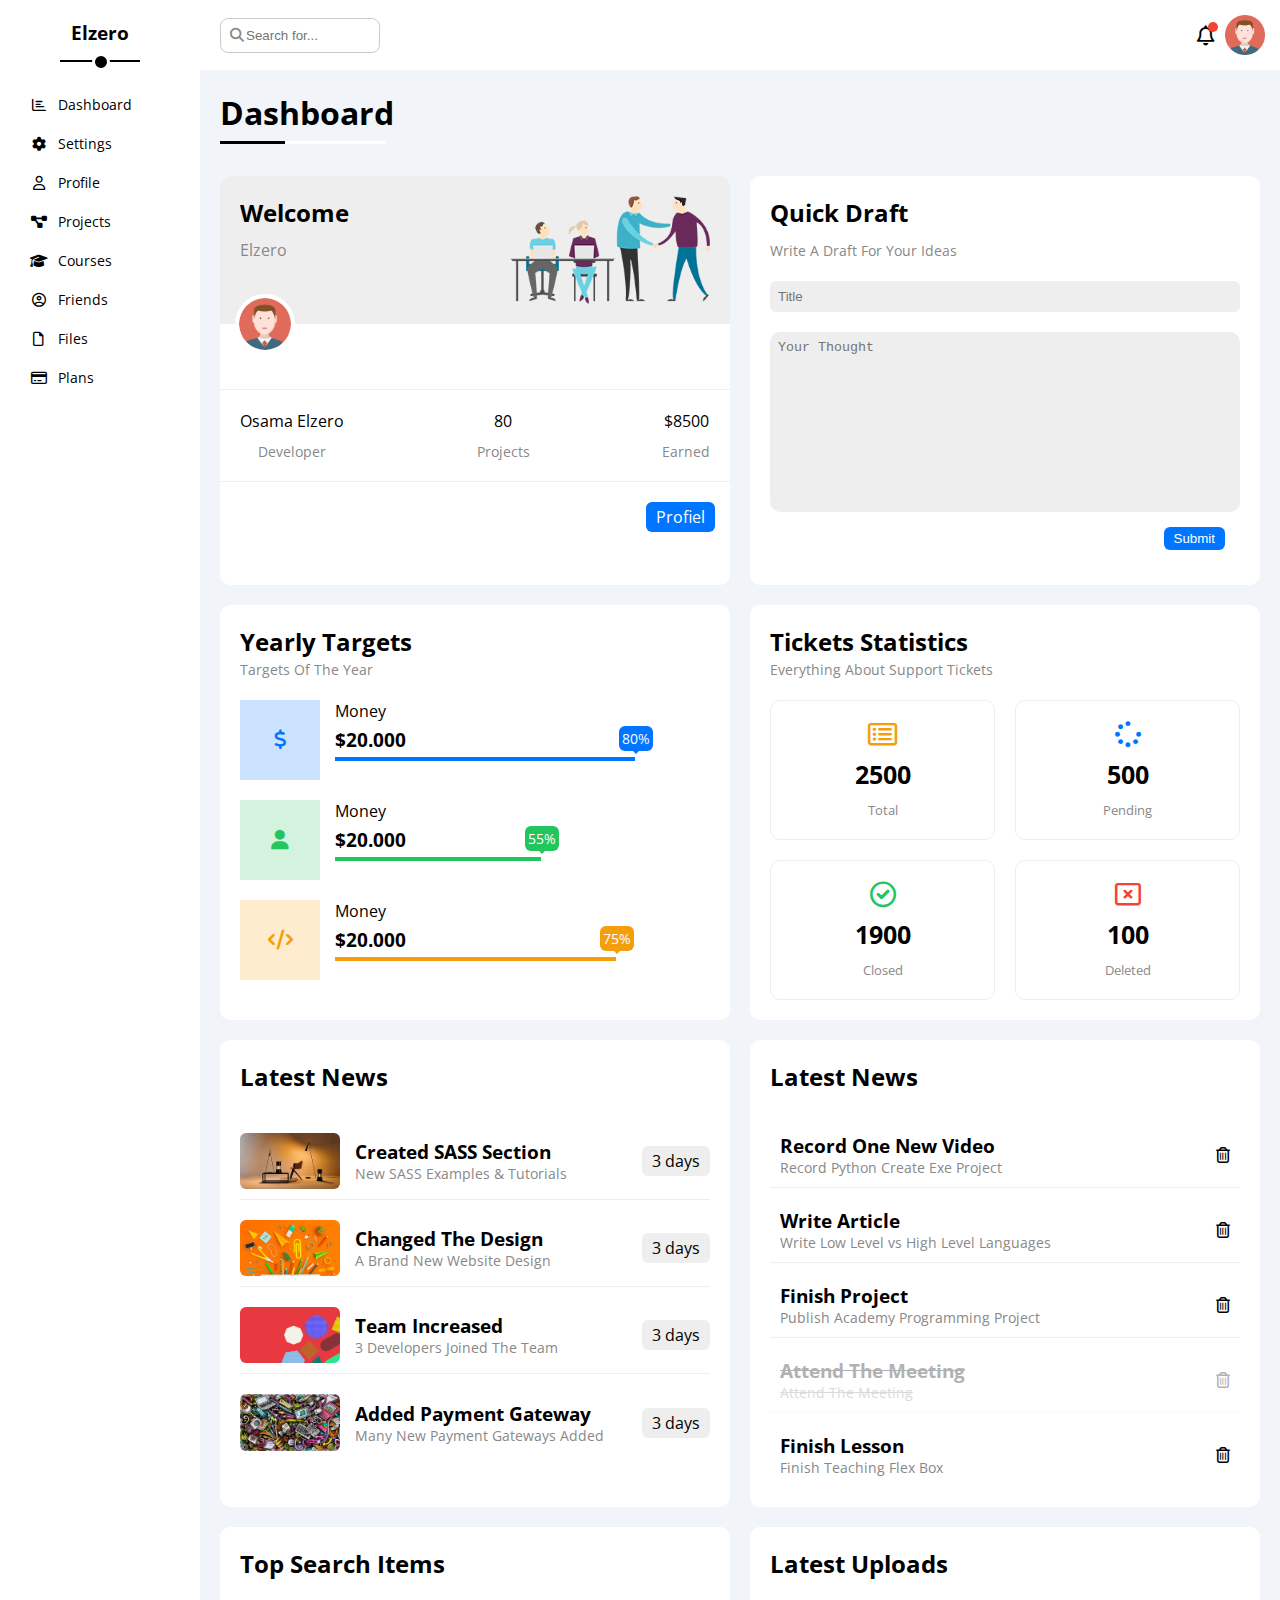
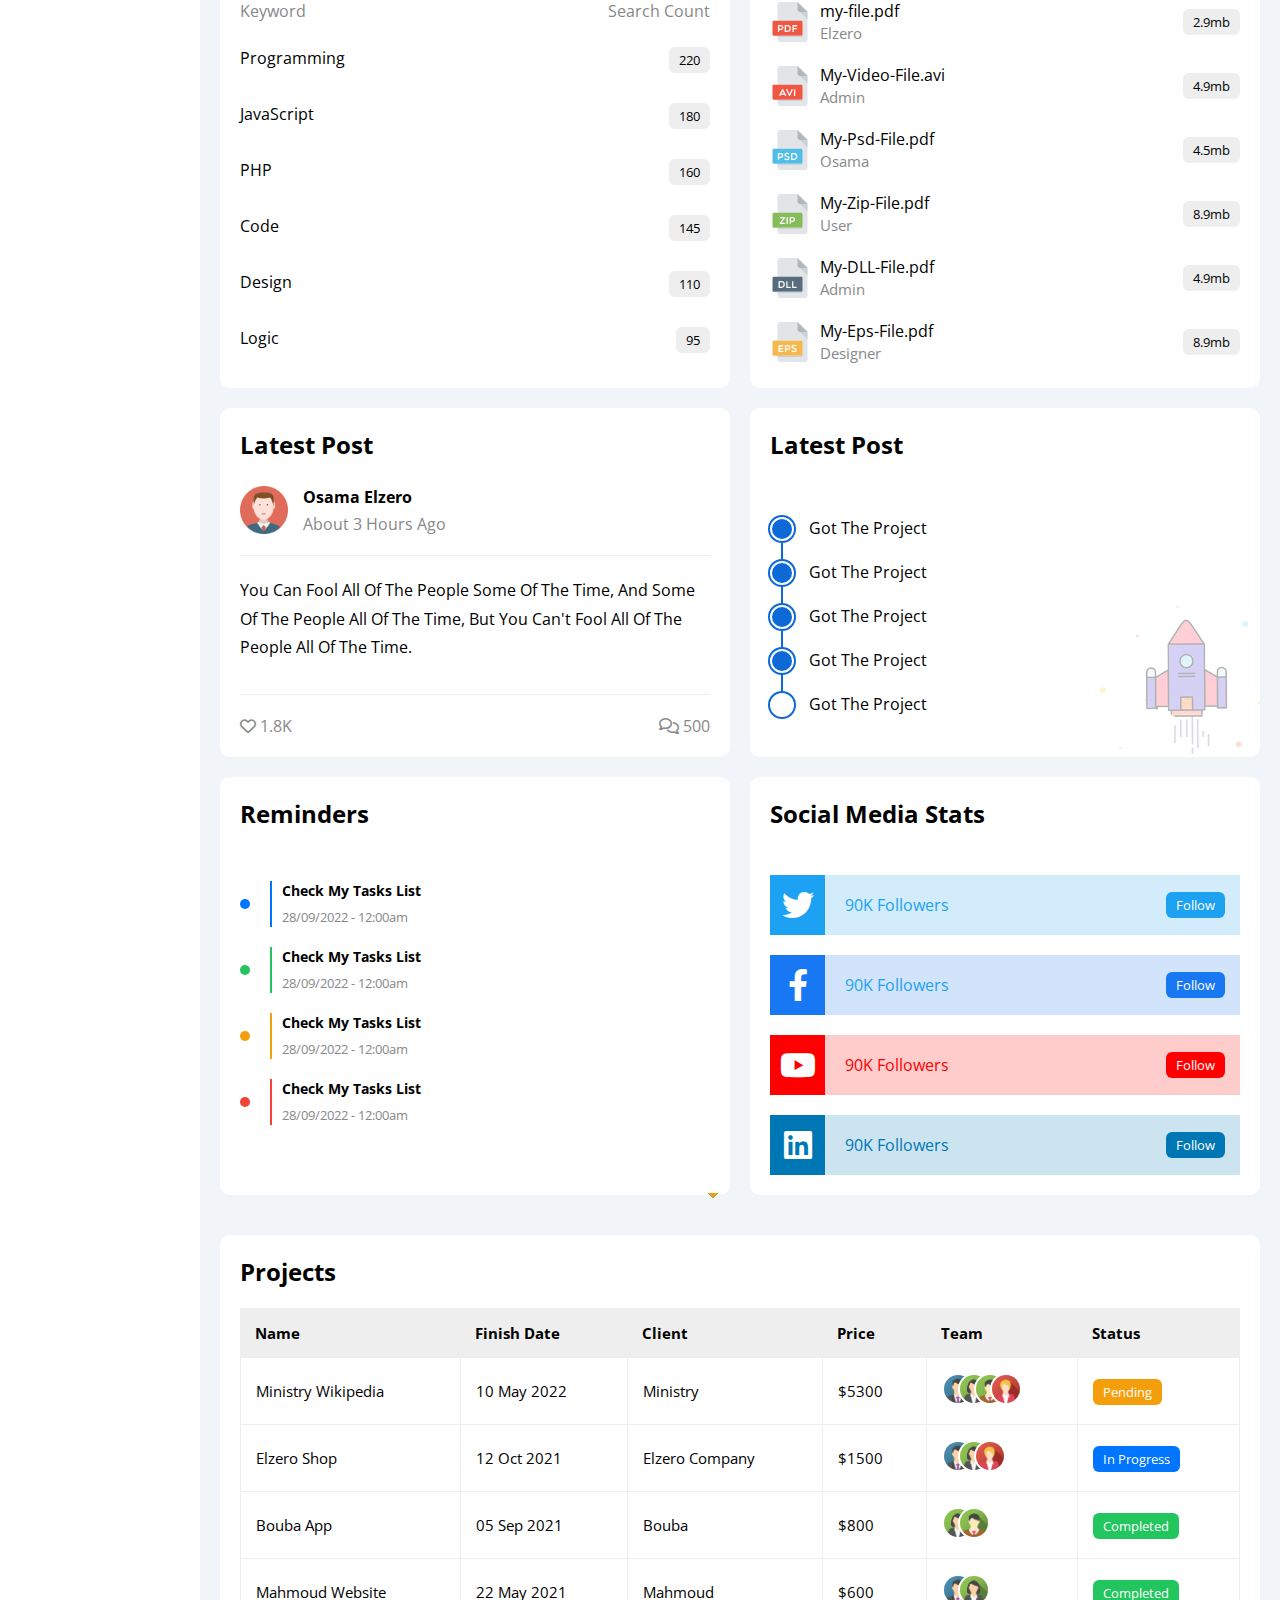
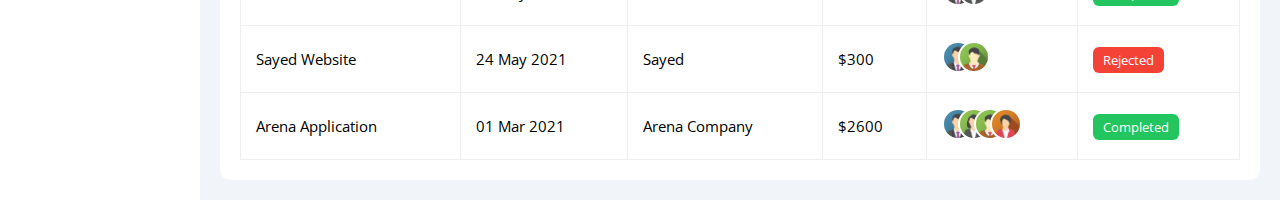
<file: index.html>
<!DOCTYPE html>
<html lang="en">

<head>
  <meta charset="UTF-8" />
  <meta http-equiv="X-UA-Compatible" content="IE=edge" />
  <meta name="viewport" content="width=device-width, initial-scale=1.0" />
  <title>Dashboard</title>
  <link rel="stylesheet" href="css/all.min.css" />
  <link rel="stylesheet" href="css/framework.css" />
  <link rel="stylesheet" href="css/master.css" />
  <link rel="preconnect" href="https://fonts.googleapis.com" />
  <link rel="preconnect" href="https://fonts.gstatic.com" crossorigin />
  <link href="https://fonts.googleapis.com/css2?family=Open+Sans:wght@300;500&display=swap" rel="stylesheet" />
</head>

<body>
  <div class="page d-flex">
    <div class="sidebar g-white p-20">
      <h3 class="title txt-c p-relative mt-0">Elzero</h3>
      <ul class="links d-flex gap-15">
        <li><a class="d-flex  p-10" href="index.html"><i class="fa-regular fa-chart-bar fa-fw"></i>
            <span>Dashboard</span></a></li>
        <li><a class="d-flex p-10" href="settings.html"> <i class="fa-solid fa-gear fa-fw"></i>
            <span>Settings</span>
          </a></li>
        <li><a class="d-flex  p-10" href="profile.html"> <i class="fa-regular fa-user fa-fw"></i>
            <span>Profile</span></a></li>
        <li><a class="d-flex  p-10" href="projects.html"> <i class="fa-solid fa-diagram-project fa-fw"></i>
            <span>Projects</span></a></li>
        <li><a class="d-flex  p-10" href="courses.html"><i class="fa-solid fa-graduation-cap fa-fw"></i>
            <span>Courses</span></a></li>
        <li><a class="d-flex  p-10" href="friends.html"> <i class="fa-regular fa-circle-user fa-fw"></i>
            <span>Friends</span></a></li>
        <li><a class="d-flex  p-10" href="files.html"><i class="fa-regular fa-file fa-fw"></i>
            <span>Files</span></a></li>
        <li><a class="d-flex  p-10" href="plans.html"><i class="fa-regular fa-credit-card fa-fw"></i>
            <span>Plans</span></a></li>
      </ul>
    </div>
    <div class="content w-full">
      <!-- Start Head -->
      <div class="head">
        <div class="search-area p-relative ">
          <input type="text" name="search" placeholder="Search for..." />
        </div>
        <div class="icons d-flex align-center">
          <span class="notification p-relative">
            <i class="fa-regular fa-bell fa-lg"></i>
          </span>
          <img src="imgs/avatar.png" alt="" />
        </div>
      </div>
      <!-- End head -->
      <!-- start dashbord -->
      <h1 class="dashbord p-relative">Dashboard</h1>
      <!-- start dashbord -->
      <!-- start wrraper -->
      <div class="warraper d-grid p-20 ">
        <div class="welcome bg-white rad-10">
          <div class="top-half d-flex space-between bg-eee">
            <div>
              <h2>Welcome</h2>
              <span class="c-grey">Elzero</span>
            </div>
            <img class="hide-mobile" src="imgs/welcome.png" alt="">
          </div>
          <img src="imgs/avatar.png" alt="" class="avatar">
          <div class="body d-flex space-between p-20 txt-c mb-20">
            <div>Osama Elzero <span class="d-block c-grey fs-14 mt-10">Developer</span></div>
            <div>80 <span class="d-block c-grey fs-14 mt-10">Projects</span></div>
            <div>$8500 <span class="d-block c-grey fs-14 mt-10">Earned</span></div>
          </div>
          <a class="c-white btn-shape" href="#">Profiel</a>
        </div>
        <!-- end wrraper -->
        <!-- start quick-draft -->
        <div class="quick-draft bg-white rad-10 p-20">
          <div class="mb-20">
            <h2>Quick Draft</h2>
            <span class="c-grey fs-14">Write A Draft For Your Ideas</span>
          </div>
          <form>
            <input type="text" class="w-full bg-eee rad-6 mb-20" placeholder="Title">
            <textarea placeholder="Your Thought" class="bg-eee w-full rad-10"></textarea>
            <input type="submit" class="btn-shape d-block c-white">
          </form>
        </div>
        <!-- end quick draft -->
        <!-- start targets -->
        <div class="targets bg-white rad-10 p-20">
          <div class="mb-20">
            <h2>Yearly Targets</h2>
            <span class="c-grey fs-14">Targets Of The Year</span>
          </div>
          <div class="target-row d-flex mb-20">
            <div class="target-icon icon-blue center-flex">
              <i class="fa-solid fa-dollar-sign fa-lg c-blue"></i>
            </div>
            <div class="target-info d-flex">
              <span class="c-gray">Money</span>
              <h3>$20.000</h3>
              <div class="progress p-relative w-full">
                <span class="bg-blue blue" style="width: 80%">
                  <span class="bg-blue rad-6 c-white fs-14">80%</span>
                </span>
              </div>
            </div>
          </div>
          <div class="target-row d-flex mb-20">
            <div class="target-icon icon-green center-flex">
              <i class="fa-solid fa-user fa-lg c-green"></i>
            </div>
            <div class="target-info d-flex">
              <span class="c-gray">Money</span>
              <h3>$20.000</h3>
              <div class="progress p-relative w-full">
                <span class="bg-green green" style="width: 55%">
                  <span class="bg-green rad-6 c-white fs-14">55%</span>
                </span>
              </div>
            </div>
          </div>
          <div class="target-row d-flex mb-20">
            <div class="target-icon  icon-orange center-flex">
              <i class="fa-solid fa-code fa-lg c-orange"></i>
            </div>
            <div class="target-info d-flex">
              <span class="c-gray">Money</span>
              <h3>$20.000</h3>
              <div class="progress p-relative w-full">
                <span class="bg-orange orange" style="width: 75%">
                  <span class="bg-orange rad-6 c-white fs-14">75%</span>
                </span>
              </div>
            </div>
          </div>
        </div>
        <!-- end targets -->
        <!-- start tickets -->
        <div class="Tickets bg-white rad-10 p-20">
          <div class="mb-20">
            <h2>Tickets Statistics</h2>
            <span class="c-grey fs-14">Everything About Support Tickets</span>
          </div>
          <div class="tickets-container d-flex">
            <div class="ticket d-flex rad-10 p-20 fs-13 c-grey">
              <i class="fa-regular fa-rectangle-list fa-2x mb-10 c-orange"></i>
              <h2 class="fw-bold mb-10 c-black fs-25">2500</h2>
              Total
            </div>
            <div class="ticket d-flex rad-10 p-20 fs-13 c-grey">
              <i class="fa-solid fa-spinner fa-2x mb-10 c-blue"></i>
              <h2 class="fw-bold mb-10 c-black fs-25">500</h2>
              Pending
            </div>
            <div class="ticket d-flex rad-10 p-20 fs-13 c-grey">
              <i class="fa-regular fa-circle-check fa-2x mb-10 c-green"></i>
              <h2 class="fw-bold mb-10 c-black fs-25">1900</h2>
              Closed
            </div>
            <div class="ticket d-flex rad-10 p-20 fs-13 c-grey">
              <i class="fa-regular fa-rectangle-xmark fa-2x mb-10 c-red"></i>
              <h2 class="fw-bold mb-10 c-black fs-25">100</h2>
              Deleted
            </div>
          </div>

        </div>
        <!-- end tickets -->
        <!-- start latest-news -->
        <div class="latest-news bg-white rad-10 p-20 d-flex">
          <div class="mb-20">
            <h2>Latest News</h2>
          </div>
          <div class="new-row d-flex">
            <img src="imgs/news-01.png" alt="">
            <div class="info">
              <h3>Created SASS Section</h3>
              <p class="m-0 fs-14 c-grey">New SASS Examples &amp; Tutorials</p>
            </div>
            <div class="btn-shape bg-eee">3 days</div>
          </div>
          <div class="new-row d-flex">
            <img src="imgs/news-02.png" alt="">
            <div class="info">
              <h3>Changed The Design</h3>
              <p class="m-0 fs-14 c-grey">A Brand New Website Design</p>
            </div>
            <div class="btn-shape  bg-eee">3 days</div>
          </div>
          <div class="new-row d-flex">
            <img src="imgs/news-03.png" alt="">
            <div class="info">
              <h3>Team Increased</h3>
              <p class="m-0 fs-14 c-grey">3 Developers Joined The Team</p>
            </div>
            <div class="btn-shape  bg-eee">3 days</div>
          </div>
          <div class="new-row d-flex">
            <img src="imgs/news-04.png" alt="">
            <div class="info">
              <h3>Added Payment Gateway</h3>
              <p class="m-0 fs-14 c-grey">Many New Payment Gateways Added</p>
            </div>
            <div class="btn-shape  bg-eee">3 days</div>
          </div>
        </div>
        <!-- end latest-news -->
        <!-- start latest-tasks -->
        <div class="latest-tasks bg-white rad-10 p-20 d-flex">
          <div class="mb-20">
            <h2>Latest News</h2>
          </div>
          <div class="task d-flex">
            <div class="info">
              <h3>Record One New Video</h3>
              <p class="m-0 fs-14 c-grey">Record Python Create Exe Project</p>
            </div>
            <i class="fa-regular fa-trash-can delete"></i>
          </div>
          <div class="task d-flex">
            
            <div class="info">
              <h3>Write Article</h3>
              <p class="m-0 fs-14 c-grey">Write Low Level vs High Level Languages</p>
            </div>
            <i class="fa-regular fa-trash-can delete"></i>
          </div>
          <div class="task d-flex">
            
            <div class="info">
              <h3>Finish Project</h3>
              <p class="m-0 fs-14 c-grey">Publish Academy Programming Project</p>
            </div>
            <i class="fa-regular fa-trash-can delete"></i>
          </div>
          <div class="task d-flex done">
            
            <div class="info">
              <h3>Attend The Meeting</h3>
              <p class="m-0 fs-14 c-grey">Attend The Meeting</p>
            </div>
            <i class="fa-regular fa-trash-can delete"></i>
          </div>
          <div class="task d-flex">
            
            <div class="info">
              <h3>Finish Lesson</h3>
              <p class="m-0 fs-14 c-grey">Finish Teaching Flex Box</p>
            </div>
            <i class="fa-regular fa-trash-can delete"></i>
          </div>
        </div>
        <!-- end latest-tasks -->
        <!-- start search-items -->
        <div class="search-items p-20 bg-white rad-10">
          <h2 class="mt-0 mb-20">Top Search Items</h2>
          <div class="items-head d-flex space-between c-grey mb-10">
            <div>Keyword</div>
            <div>Search Count</div>
          </div>
          <div class="items d-flex space-between pt-15 pb-15">
            <span>Programming</span>
            <span class="bg-eee fs-13 btn-shape">220</span>
          </div>
          <div class="items d-flex space-between pt-15 pb-15">
            <span>JavaScript</span>
            <span class="bg-eee btn-shape fs-13">180</span>
          </div>
          <div class="items d-flex space-between pt-15 pb-15">
            <span>PHP</span>
            <span class="bg-eee btn-shape fs-13">160</span>
          </div>
          <div class="items d-flex space-between pt-15 pb-15">
            <span>Code</span>
            <span class="bg-eee btn-shape fs-13">145</span>
          </div>
          <div class="items d-flex space-between pt-15 pb-15">
            <span>Design</span>
            <span class="bg-eee btn-shape fs-13">110</span>
          </div>
          <div class="items d-flex space-between pt-15 pb-15">
            <span>Logic</span>
            <span class="bg-eee btn-shape fs-13">95</span>
          </div>
        </div>
        <!-- start search-items -->
        <div class="latest-uploads p-20 bg-white rad-10">
          <h2 class="mt-0 mb-20">Latest Uploads</h2>
          <ul class="m-0">
            <li class="between-flex pb-10 mb-10">
              <div class="d-flex align-center">
                <img class="mr-10" src="imgs/pdf.svg" alt="">
                <div>
                  <span class="d-block">my-file.pdf</span>
                  <span class="fs-15 c-grey">Elzero</span>
                </div>
              </div>
              <div class="bg-eee btn-shape fs-13">2.9mb</div>
            </li>
            <li class="between-flex pb-10 mb-10">
              <div class="d-flex align-center">
                <img class="mr-10" src="imgs/avi.svg" alt="">
                <div>
                  <span class="d-block">My-Video-File.avi</span>
                  <span class="fs-15 c-grey">Admin</span>
                </div>
              </div>
              <div class="bg-eee btn-shape fs-13">4.9mb</div>
            </li>
            <li class="between-flex pb-10 mb-10">
              <div class="d-flex align-center">
                <img class="mr-10" src="imgs/psd.svg" alt="">
                <div>
                  <span class="d-block">My-Psd-File.pdf</span>
                  <span class="fs-15 c-grey">Osama</span>
                </div>
              </div>
              <div class="bg-eee btn-shape fs-13">4.5mb</div>
            </li>
            <li class="between-flex pb-10 mb-10">
              <div class="d-flex align-center">
                <img class="mr-10" src="imgs/zip.svg" alt="">
                <div>
                  <span class="d-block">My-Zip-File.pdf</span>
                  <span class="fs-15 c-grey">User</span>
                </div>
              </div>
              <div class="bg-eee btn-shape fs-13">8.9mb</div>
            </li>
            <li class="between-flex pb-10 mb-10">
              <div class="d-flex align-center">
                <img class="mr-10" src="imgs/dll.svg" alt="">
                <div>
                  <span class="d-block">My-DLL-File.pdf</span>
                  <span class="fs-15 c-grey">Admin</span>
                </div>
              </div>
              <div class="bg-eee btn-shape fs-13">4.9mb</div>
            </li>
            <li class="between-flex">
              <div class="d-flex align-center">
                <img class="mr-10" src="imgs/eps.svg" alt="">
                <div>
                  <span class="d-block">My-Eps-File.pdf</span>
                  <span class="fs-15 c-grey">Designer</span>
                </div>
              </div>
              <div class="bg-eee btn-shape fs-13">8.9mb</div>
            </li>
          </ul>
        </div>
        <!-- end search-items -->
        <!-- start latest-post -->
        <div class="latest-post p-20 bg-white rad-10 p-relative">
          <h2 class="mt-0 mb-25">Latest Post</h2>
          <div class="top d-flex align-center">
            <img class="avatar mr-15" src="imgs/avatar.png" alt="">
            <div class="info">
              <span class="d-block mb-5 fw-bold">Osama Elzero</span>
              <span class="c-grey">About 3 Hours Ago</span>
            </div>
          </div>
          <div class="post-content txt-c-mobile pt-20 pb-20 mt-20 mb-20">
            You can fool all of the people some of the time, and some of the people all of the time, but you can't
            fool all of the people all of the time.
          </div>
          <div class="post-stats between-flex c-grey">
            <div>
              <i class="fa-regular fa-heart"></i>
              <span>1.8K</span>
            </div>
            <div>
              <i class="fa-regular fa-comments"></i>
              <span>500</span>
            </div>
          </div>
        </div>
        <!-- end latest-post -->
        <!-- start last project progress -->
        <div class="last-project-progress bg-white rad-10 p-20 d-flex p-relative">
          <h2 class="mt-0 mb-25">Latest Post</h2>
          <ul class="d-flex">
            <li class="done">
              Got The Project
            </li>
            <li class="done">
              Got The Project
            </li>
            <li class="done">
              Got The Project
            </li>
            <li class="current">
              Got The Project
            </li>
            <li class="still">
              Got The Project
            </li>
          </ul>
          <img class="launch-icon hide-mobile" src="imgs/project.png" alt="">
        </div>
        <!-- start last project progress -->
        <div class="reminders bg-white rad-10 p-20 d-flex p-relative">
          <h2 class="mt-0 mb-25">Reminders</h2>
          <ul class="d-flex">
            <li>
              <span class="key bg-blue  rad-half"></span>
              <div class="remind blue">
                <p class="fs-14 fw-bold mt-0 mb-5">Check My Tasks List</p>
                <span class="fs-13 c-grey">28/09/2022 - 12:00am</span>
              </div>
            </li>
            <li>
              <span class="key bg-green  rad-half"></span>
              <div class="remind green">
                <p class="fs-14 fw-bold mt-0 mb-5">Check My Tasks List</p>
                <span class="fs-13 c-grey">28/09/2022 - 12:00am</span>
              </div>
            </li>
            <li>
              <span class="key bg-orange  rad-half"></span>
              <div class="remind orange">
                <p class="fs-14 fw-bold mt-0 mb-5">Check My Tasks List</p>
                <span class="fs-13 c-grey">28/09/2022 - 12:00am</span>
              </div>
            </li>
            <li>
              <span class="key bg-red  rad-half"></span>
              <div class="remind red">
                <p class="fs-14 fw-bold mt-0 mb-5">Check My Tasks List</p>
                <span class="fs-13 c-grey">28/09/2022 - 12:00am</span>
              </div>
            </li>
          </ul>
        </div>
        <!-- end last project progress -->
        <div class="social-media  bg-white rad-10 p-20 d-flex">
          <h2 class="mt-0 mb-25">Social Media Stats</h2>
          <div class="box twitter d-flex">
            <i class="fa-brands fa-twitter fa-2x c-white h-full center-flex"></i>
            <span>90K Followers</span>
            <a class="fs-13 c-white btn-shape" href="#">Follow</a>
          </div>
          <div class="box facebook d-flex">
            <i class="fa-brands fa-facebook-f fa-2x c-white h-full center-flex"></i>
            <span>90K Followers</span>
            <a class="fs-13 c-white btn-shape" href="#">Follow</a>
          </div>
          <div class="box youtube d-flex">
            <i class="fa-brands fa-youtube fa-2x c-white h-full center-flex"></i>
            <span>90K Followers</span>
            <a class="fs-13 c-white btn-shape" href="#">Follow</a>
          </div>
          <div class="box linked d-flex">
            <i class="fa-brands fa-linkedin fa-2x c-white h-full center-flex"></i>
            <span>90K Followers</span>
            <a class="fs-13 c-white btn-shape" href="#">Follow</a>
          </div>
        </div>
        <!-- end socail media  -->
        <!-- end projects -->
      </div>
      <div class="projects p-20 bg-white rad-10 m-20">
        <h2 class="mt-0 mb-20">Projects</h2>
        <div class="responsive-table">
          <table class="fs-15 w-full">
            <thead>
              <tr>
                <td>Name</td>
                <td>Finish Date</td>
                <td>Client</td>
                <td>Price</td>
                <td>Team</td>
                <td>Status</td>
              </tr>
            </thead>
            <tbody>
              <tr>
                <td>Ministry Wikipedia</td>
                <td>10 May 2022</td>
                <td>Ministry</td>
                <td>$5300</td>
                <td>
                  <img src="imgs/team-01.png" alt="">
                  <img src="imgs/team-02.png" alt="">
                  <img src="imgs/team-03.png" alt="">
                  <img src="imgs/team-05.png" alt="">
                </td>
                <td>
                  <span class="label btn-shape bg-orange c-white">Pending</span>
                </td>
              </tr>
              <tr>
                <td>Elzero Shop</td>
                <td>12 Oct 2021</td>
                <td>Elzero Company</td>
                <td>$1500</td>
                <td>
                  <img src="imgs/team-01.png" alt="">
                  <img src="imgs/team-02.png" alt="">
                  <img src="imgs/team-05.png" alt="">
                </td>
                <td><span class="label btn-shape bg-blue c-white">In Progress</span></td>
              </tr>
              <tr>
                <td>Bouba App</td>
                <td>05 Sep 2021</td>
                <td>Bouba</td>
                <td>$800</td>
                <td>
                  <img src="imgs/team-02.png" alt="">
                  <img src="imgs/team-03.png" alt="">
                </td>
                <td><span class="label btn-shape bg-green c-white">Completed</span></td>
              </tr>
              <tr>
                <td>Mahmoud Website</td>
                <td>22 May 2021</td>
                <td>Mahmoud</td>
                <td>$600</td>
                <td>
                  <img src="imgs/team-01.png" alt="">
                  <img src="imgs/team-02.png" alt="">
                </td>
                <td><span class="label btn-shape bg-green c-white">Completed</span></td>
              </tr>
              <tr>
                <td>Sayed Website</td>
                <td>24 May 2021</td>
                <td>Sayed</td>
                <td>$300</td>
                <td>
                  <img src="imgs/team-01.png" alt="">
                  <img src="imgs/team-03.png" alt="">
                </td>
                <td><span class="label btn-shape bg-red c-white">Rejected</span></td>
              </tr>
              <tr>
                <td>Arena Application</td>
                <td>01 Mar 2021</td>
                <td>Arena Company</td>
                <td>$2600</td>
                <td>
                  <img src="imgs/team-01.png" alt="">
                  <img src="imgs/team-02.png" alt="">
                  <img src="imgs/team-03.png" alt="">
                  <img src="imgs/team-04.png" alt="">
                </td>
                <td><span class="label btn-shape bg-green c-white">Completed</span></td>
              </tr>
            </tbody>
          </table>
        </div>
      </div>
    </div>
  </div>
</body>

</html>
</file>
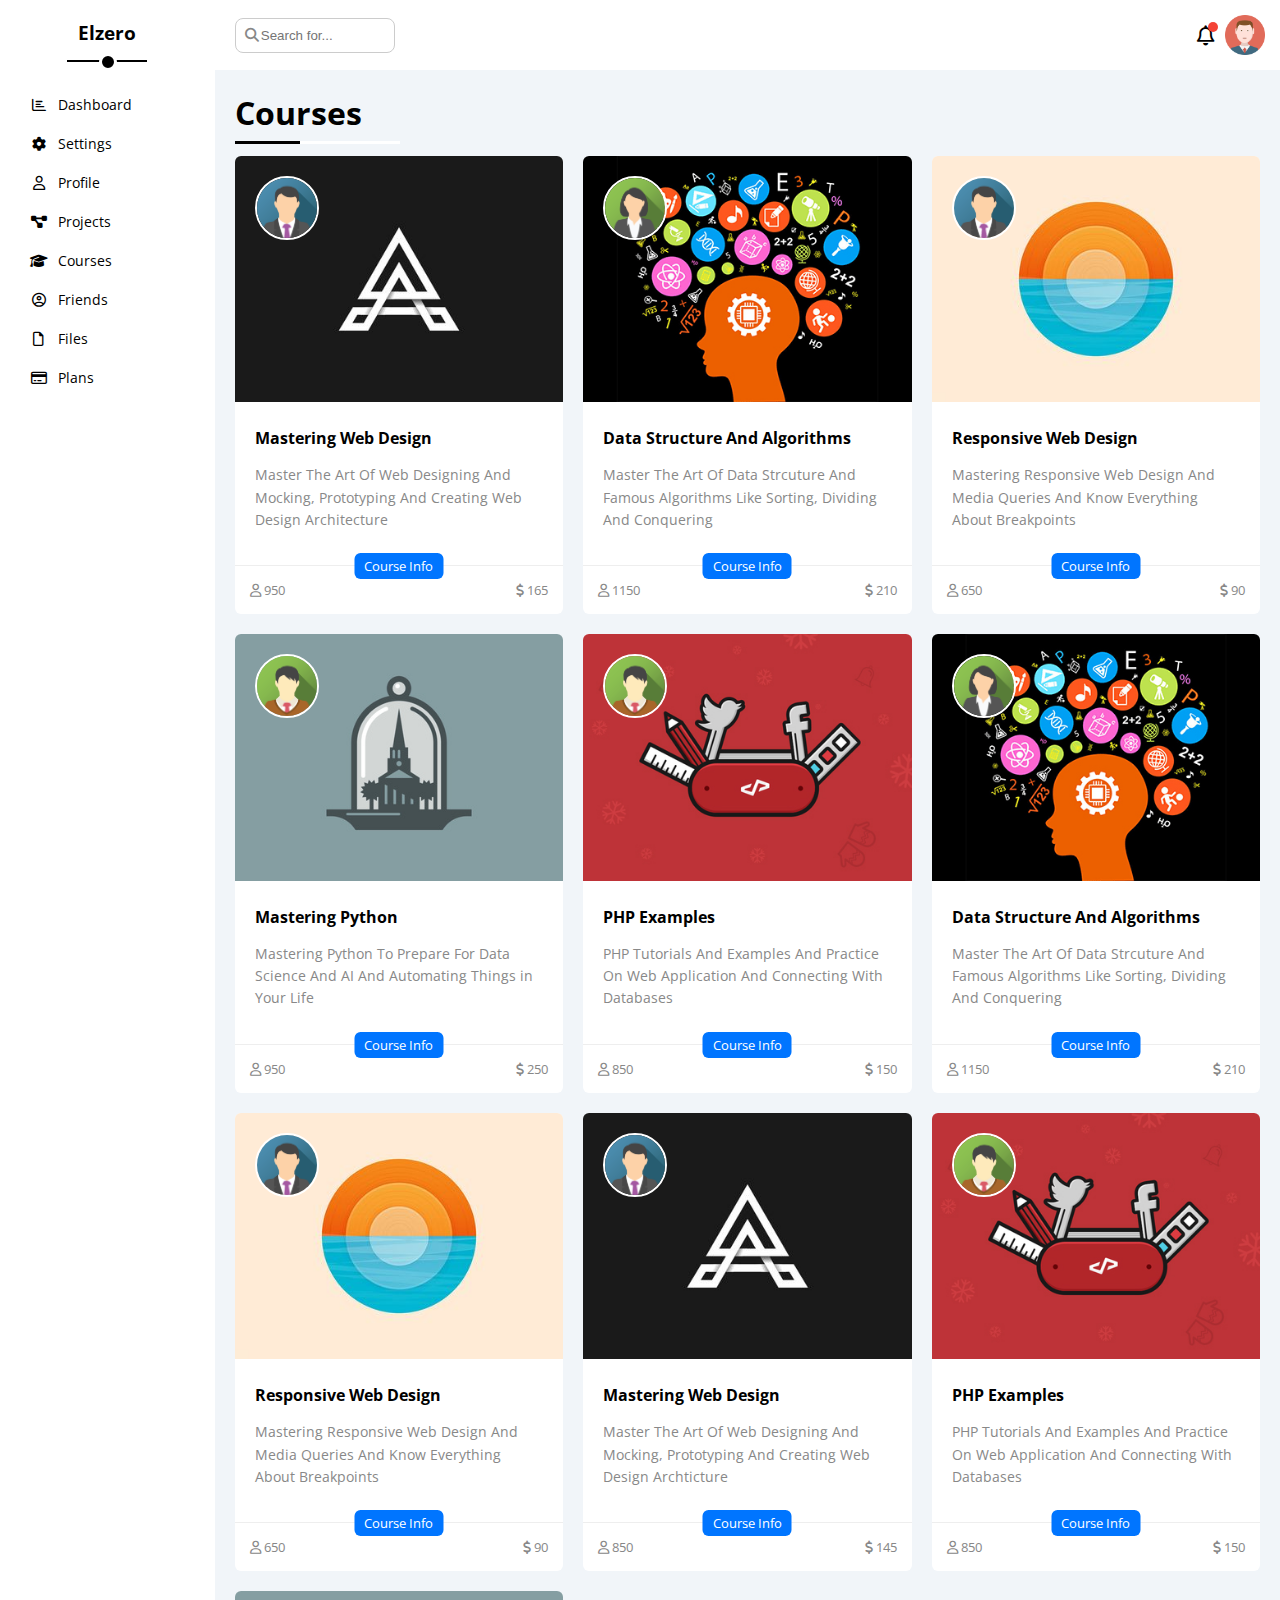
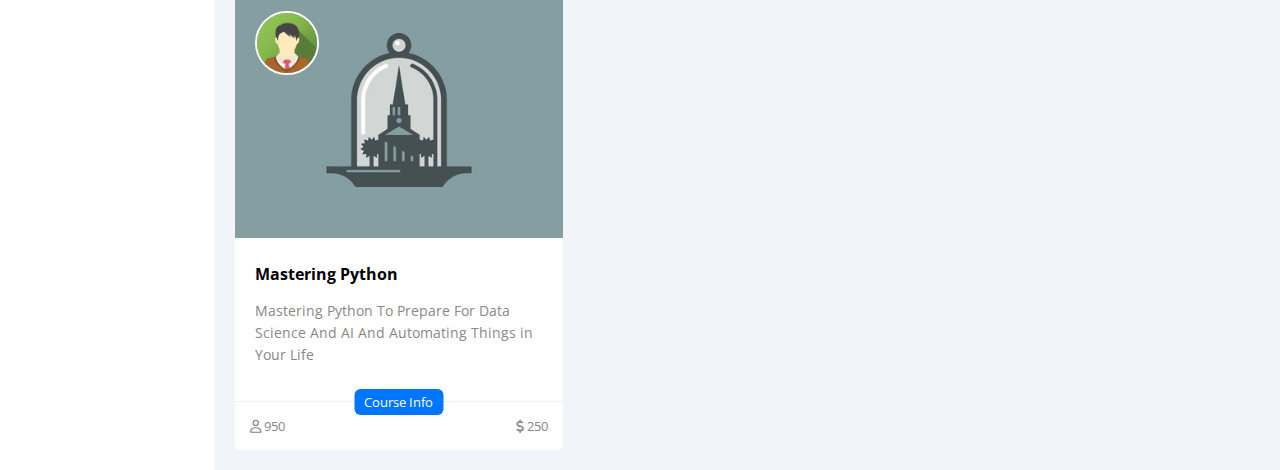
<file: courses.html>
<!DOCTYPE html>
<html lang="en">
  <head>
    <meta charset="UTF-8" />
    <meta http-equiv="X-UA-Compatible" content="IE=edge" />
    <meta name="viewport" content="width=device-width, initial-scale=1.0" />
    <title>Courses</title>
    <link rel="stylesheet" href="css/all.min.css" />
    <link rel="stylesheet" href="css/framework.css" />
    <link rel="stylesheet" href="css/master.css" />
    <link rel="preconnect" href="https://fonts.googleapis.com" />
    <link rel="preconnect" href="https://fonts.gstatic.com" crossorigin />
    <link href="https://fonts.googleapis.com/css2?family=Open+Sans:wght@300;500&display=swap" rel="stylesheet" />
  </head>
  <body>
    <div class="page d-flex">
      <div class="sidebar g-white p-20">
        <h3 class="title txt-c p-relative mt-0">Elzero</h3>
        <ul class="links d-flex gap-15">
          <li><a class="d-flex  p-10" href="index.html"><i class="fa-regular fa-chart-bar fa-fw"></i>
              <span>Dashboard</span></a></li>
          <li><a class="d-flex p-10" href="settings.html"> <i class="fa-solid fa-gear fa-fw"></i>
              <span>Settings</span>
            </a></li>
          <li><a class="d-flex  p-10" href="profile.html"> <i class="fa-regular fa-user fa-fw"></i>
              <span>Profile</span></a></li>
          <li><a class="d-flex  p-10" href="projects.html"> <i class="fa-solid fa-diagram-project fa-fw"></i>
              <span>Projects</span></a></li>
          <li><a class="d-flex  p-10" href="courses.html"><i class="fa-solid fa-graduation-cap fa-fw"></i>
              <span>Courses</span></a></li>
          <li><a class="d-flex  p-10" href="friends.html"> <i class="fa-regular fa-circle-user fa-fw"></i>
              <span>Friends</span></a></li>
          <li><a class="d-flex  p-10" href="files.html"><i class="fa-regular fa-file fa-fw"></i>
              <span>Files</span></a></li>
          <li><a class="d-flex  p-10" href="plans.html"><i class="fa-regular fa-credit-card fa-fw"></i>
              <span>Plans</span></a></li>
        </ul>
      </div>
      <div class="content w-full">
        <!-- Start Head -->
        <div class="head">
          <div class="search-area p-relative ">
            <input type="text" name="search" placeholder="Search for..." />
          </div>
          <div class="icons d-flex align-center">
            <span class="notification p-relative">
              <i class="fa-regular fa-bell fa-lg"></i>
            </span>
            <img src="imgs/avatar.png" alt="" />
          </div>
        </div>
        <h1 class="settings p-relative ">Courses</h1>
        <div class="courses-page d-grid m-20 gap-20">
          <div class="course bg-white rad-6 p-relative">
            <img class="cover" src="imgs/course-01.jpg" alt="" />
            <img class="instructor" src="imgs/team-01.png" alt="" />
            <div class="p-20">
              <h4 class="m-0">Mastering Web Design</h4>
              <p class="description c-grey mt-15 fs-14">
                Master The Art Of Web Designing And Mocking, Prototyping And Creating Web Design Architecture
              </p>
            </div>
            <div class="info p-15 p-relative between-flex">
              <span class="title bg-blue c-white btn-shape">Course Info</span>
              <span class="c-grey">
                <i class="fa-regular fa-user"></i>
                950
              </span>
              <span class="c-grey">
                <i class="fa-solid fa-dollar-sign"></i>
                165
              </span>
            </div>
          </div>
          <div class="course bg-white rad-6 p-relative">
            <img class="cover" src="imgs/course-02.jpg" alt="" />
            <img class="instructor" src="imgs/team-02.png" alt="" />
            <div class="p-20">
              <h4 class="m-0">Data Structure And Algorithms</h4>
              <p class="description c-grey mt-15 fs-14">
                Master The Art Of Data Strcuture And Famous Algorithms Like Sorting, Dividing And Conquering
              </p>
            </div>
            <div class="info p-15 p-relative between-flex">
              <span class="title bg-blue c-white btn-shape">Course Info</span>
              <span class="c-grey"> <i class="fa-regular fa-user"></i> 1150</span>
              <span class="c-grey"><i class="fa-solid fa-dollar-sign"></i> 210</span>
            </div>
          </div>
          <div class="course bg-white rad-6 p-relative">
            <img class="cover" src="imgs/course-03.jpg" alt="" />
            <img class="instructor" src="imgs/team-01.png" alt="" />
            <div class="p-20">
              <h4 class="m-0">Responsive Web Design</h4>
              <p class="description c-grey mt-15 fs-14">
                Mastering Responsive Web Design And Media Queries And Know Everything About Breakpoints
              </p>
            </div>
            <div class="info p-15 p-relative between-flex">
              <span class="title bg-blue c-white btn-shape">Course Info</span>
              <span class="c-grey"> <i class="fa-regular fa-user"></i> 650</span>
              <span class="c-grey"><i class="fa-solid fa-dollar-sign"></i> 90</span>
            </div>
          </div>
          <div class="course bg-white rad-6 p-relative">
            <img class="cover" src="imgs/course-04.jpg" alt="" />
            <img class="instructor" src="imgs/team-03.png" alt="" />
            <div class="p-20">
              <h4 class="m-0">Mastering Python</h4>
              <p class="description c-grey mt-15 fs-14">
                Mastering Python To Prepare For Data Science And AI And Automating Things in Your Life
              </p>
            </div>
            <div class="info p-15 p-relative between-flex">
              <span class="title bg-blue c-white btn-shape">Course Info</span>
              <span class="c-grey"> <i class="fa-regular fa-user"></i> 950</span>
              <span class="c-grey"><i class="fa-solid fa-dollar-sign"></i> 250</span>
            </div>
          </div>
          <div class="course bg-white rad-6 p-relative">
            <img class="cover" src="imgs/course-05.jpg" alt="" />
            <img class="instructor" src="imgs/team-03.png" alt="" />
            <div class="p-20">
              <h4 class="m-0">PHP Examples</h4>
              <p class="description c-grey mt-15 fs-14">
                PHP Tutorials And Examples And Practice On Web Application And Connecting With Databases
              </p>
            </div>
            <div class="info p-15 p-relative between-flex">
              <span class="title bg-blue c-white btn-shape">Course Info</span>
              <span class="c-grey"> <i class="fa-regular fa-user"></i> 850</span>
              <span class="c-grey"><i class="fa-solid fa-dollar-sign"></i> 150</span>
            </div>
          </div>
          <div class="course bg-white rad-6 p-relative">
            <img class="cover" src="imgs/course-02.jpg" alt="" />
            <img class="instructor" src="imgs/team-02.png" alt="" />
            <div class="p-20">
              <h4 class="m-0">Data Structure And Algorithms</h4>
              <p class="description c-grey mt-15 fs-14">
                Master The Art Of Data Strcuture And Famous Algorithms Like Sorting, Dividing And Conquering
              </p>
            </div>
            <div class="info p-15 p-relative between-flex">
              <span class="title bg-blue c-white btn-shape">Course Info</span>
              <span class="c-grey"> <i class="fa-regular fa-user"></i> 1150</span>
              <span class="c-grey"><i class="fa-solid fa-dollar-sign"></i> 210</span>
            </div>
          </div>
          <div class="course bg-white rad-6 p-relative">
            <img class="cover" src="imgs/course-03.jpg" alt="" />
            <img class="instructor" src="imgs/team-01.png" alt="" />
            <div class="p-20">
              <h4 class="m-0">Responsive Web Design</h4>
              <p class="description c-grey mt-15 fs-14">
                Mastering Responsive Web Design And Media Queries And Know Everything About Breakpoints
              </p>
            </div>
            <div class="info p-15 p-relative between-flex">
              <span class="title bg-blue c-white btn-shape">Course Info</span>
              <span class="c-grey"> <i class="fa-regular fa-user"></i> 650</span>
              <span class="c-grey"><i class="fa-solid fa-dollar-sign"></i> 90</span>
            </div>
          </div>
          <div class="course bg-white rad-6 p-relative">
            <img class="cover" src="imgs/course-01.jpg" alt="" />
            <img class="instructor" src="imgs/team-01.png" alt="" />
            <div class="p-20">
              <h4 class="m-0">Mastering Web Design</h4>
              <p class="description c-grey mt-15 fs-14">
                Master The Art Of Web Designing And Mocking, Prototyping And Creating Web Design Archticture
              </p>
            </div>
            <div class="info p-15 p-relative between-flex">
              <span class="title bg-blue c-white btn-shape">Course Info</span>
              <span class="c-grey"> <i class="fa-regular fa-user"></i> 850</span>
              <span class="c-grey"><i class="fa-solid fa-dollar-sign"></i> 145</span>
            </div>
          </div>
          <div class="course bg-white rad-6 p-relative">
            <img class="cover" src="imgs/course-05.jpg" alt="" />
            <img class="instructor" src="imgs/team-03.png" alt="" />
            <div class="p-20">
              <h4 class="m-0">PHP Examples</h4>
              <p class="description c-grey mt-15 fs-14">
                PHP Tutorials And Examples And Practice On Web Application And Connecting With Databases
              </p>
            </div>
            <div class="info p-15 p-relative between-flex">
              <span class="title bg-blue c-white btn-shape">Course Info</span>
              <span class="c-grey"> <i class="fa-regular fa-user"></i> 850</span>
              <span class="c-grey"><i class="fa-solid fa-dollar-sign"></i> 150</span>
            </div>
          </div>
          <div class="course bg-white rad-6 p-relative">
            <img class="cover" src="imgs/course-04.jpg" alt="" />
            <img class="instructor" src="imgs/team-03.png" alt="" />
            <div class="p-20">
              <h4 class="m-0">Mastering Python</h4>
              <p class="description c-grey mt-15 fs-14">
                Mastering Python To Prepare For Data Science And AI And Automating Things in Your Life
              </p>
            </div>
            <div class="info p-15 p-relative between-flex">
              <span class="title bg-blue c-white btn-shape">Course Info</span>
              <span class="c-grey"> <i class="fa-regular fa-user"></i> 950</span>
              <span class="c-grey"><i class="fa-solid fa-dollar-sign"></i> 250</span>
            </div>
          </div>
        </div>
      </div>
    </div>
  </body>
</html>
</file>
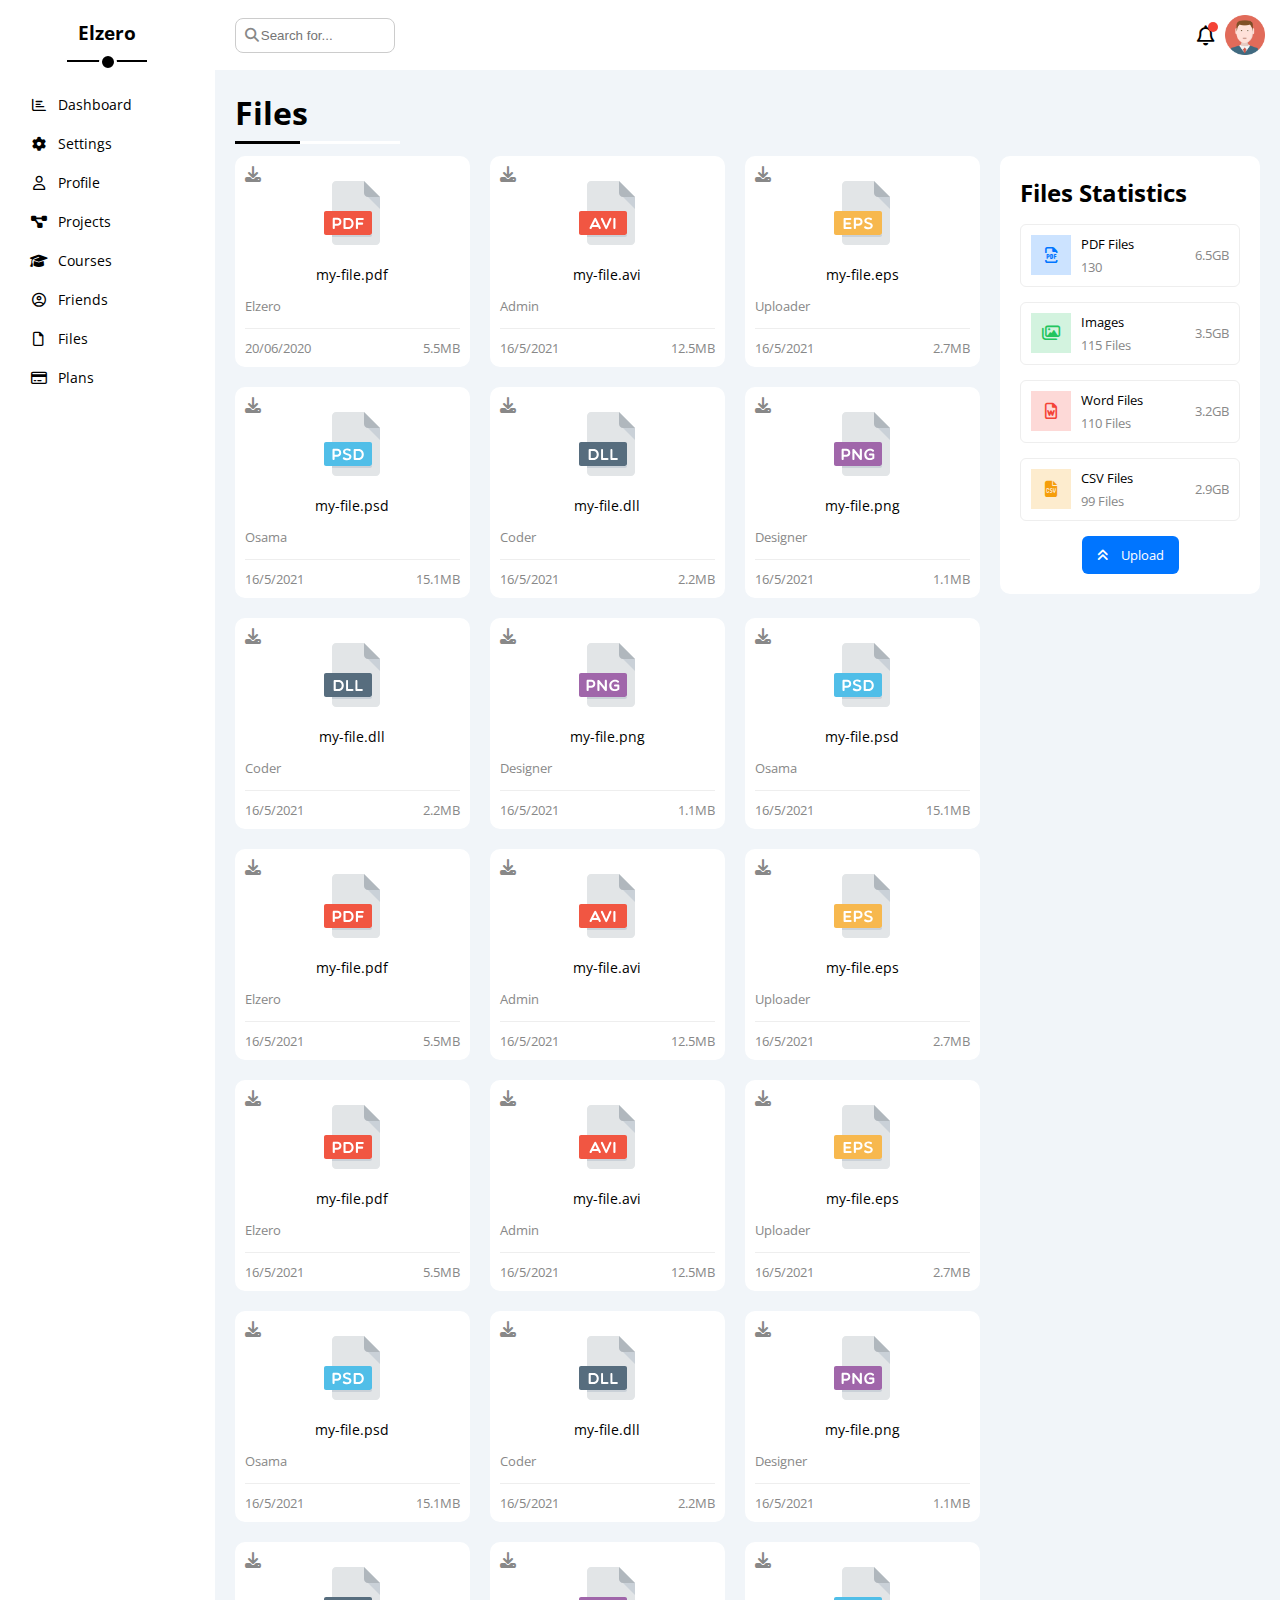
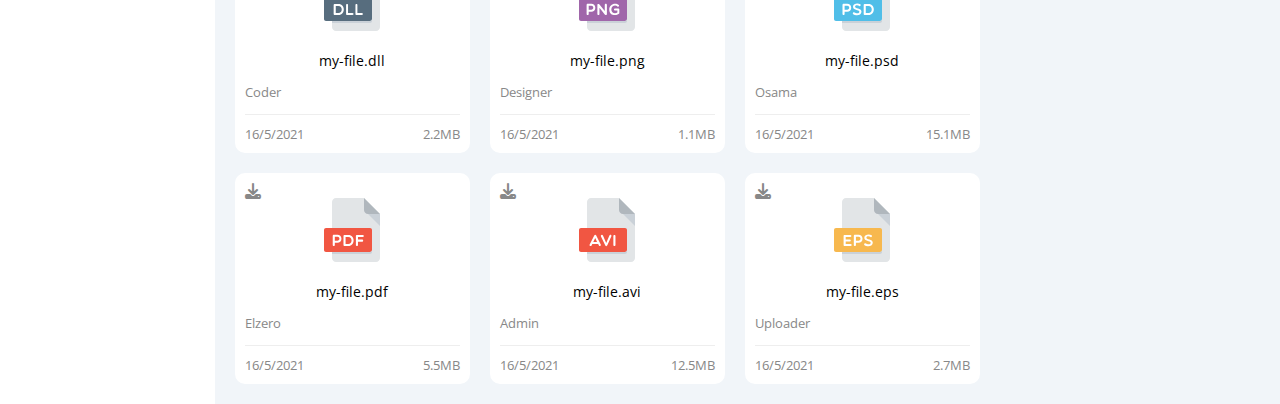
<file: files.html>
<!DOCTYPE html>
<html lang="en">
  <head>
    <meta charset="UTF-8" />
    <meta http-equiv="X-UA-Compatible" content="IE=edge" />
    <meta name="viewport" content="width=device-width, initial-scale=1.0" />
    <title>Files</title>
    <link rel="stylesheet" href="css/all.min.css" />
    <link rel="stylesheet" href="css/framework.css" />
    <link rel="stylesheet" href="css/master.css" />
    <link rel="preconnect" href="https://fonts.googleapis.com" />
    <link rel="preconnect" href="https://fonts.gstatic.com" crossorigin />
    <link href="https://fonts.googleapis.com/css2?family=Open+Sans:wght@300;500&display=swap" rel="stylesheet" />
  </head>
  <body>
    <div class="page d-flex">
      <div class="sidebar g-white p-20">
        <h3 class="title txt-c p-relative mt-0">Elzero</h3>
        <ul class="links d-flex gap-15">
          <li><a class="d-flex  p-10" href="index.html"><i class="fa-regular fa-chart-bar fa-fw"></i>
              <span>Dashboard</span></a></li>
          <li><a class="d-flex p-10" href="settings.html"> <i class="fa-solid fa-gear fa-fw"></i>
              <span>Settings</span>
            </a></li>
          <li><a class="d-flex  p-10" href="profile.html"> <i class="fa-regular fa-user fa-fw"></i>
              <span>Profile</span></a></li>
          <li><a class="d-flex  p-10" href="projects.html"> <i class="fa-solid fa-diagram-project fa-fw"></i>
              <span>Projects</span></a></li>
          <li><a class="d-flex  p-10" href="courses.html"><i class="fa-solid fa-graduation-cap fa-fw"></i>
              <span>Courses</span></a></li>
          <li><a class="d-flex  p-10" href="friends.html"> <i class="fa-regular fa-circle-user fa-fw"></i>
              <span>Friends</span></a></li>
          <li><a class="d-flex  p-10" href="files.html"><i class="fa-regular fa-file fa-fw"></i>
              <span>Files</span></a></li>
          <li><a class="d-flex  p-10" href="plans.html"><i class="fa-regular fa-credit-card fa-fw"></i>
              <span>Plans</span></a></li>
        </ul>
      </div>
      <div class="content w-full">
        <!-- Start Head -->
        <div class="head">
          <div class="search-area p-relative ">
            <input type="text" name="search" placeholder="Search for..." />
          </div>
          <div class="icons d-flex align-center">
            <span class="notification p-relative">
              <i class="fa-regular fa-bell fa-lg"></i>
            </span>
            <img src="imgs/avatar.png" alt="" />
          </div>
        </div>
        <h1 class="settings p-relative ">Files</h1>
        <div class="files-page d-flex m-20 gap-20">
          <div class="files-stats p-20 bg-white rad-10">
            <h2 class="mt-0 mb-15 txt-c-mobile">Files Statistics</h2>
            <div class="d-flex align-center border-eee p-10 rad-6 mb-15 fs-13">
              <i class="fa-regular fa-file-pdf fa-lg blue center-flex c-blue icon"></i>
              <div class="info">
                <span>PDF Files</span>
                <span class="c-grey d-block mt-5">130</span>
              </div>
              <div class="size c-grey">6.5GB</div>
            </div>
            <div class="d-flex align-center border-eee p-10 rad-6 mb-15 fs-13">
              <i class="fa-regular fa-images fa-lg green center-flex c-green icon"></i>
              <div class="info">
                <span>Images</span>
                <span class="c-grey d-block mt-5">115 Files</span>
              </div>
              <div class="size c-grey">3.5GB</div>
            </div>
            <div class="d-flex align-center border-eee p-10 rad-6 mb-15 fs-13">
              <i class="fa-regular fa-file-word fa-lg red center-flex c-red icon"></i>
              <div class="info">
                <span>Word Files</span>
                <span class="c-grey d-block mt-5">110 Files</span>
              </div>
              <div class="size c-grey">3.2GB</div>
            </div>
            <div class="d-flex align-center border-eee p-10 rad-6 fs-13">
              <i class="fa-solid fa-file-csv fa-lg orange center-flex c-orange icon"></i>
              <div class="info">
                <span>CSV Files</span>
                <span class="c-grey d-block mt-5">99 Files</span>
              </div>
              <div class="size c-grey">2.9GB</div>
            </div>
            <a class="upload bg-blue c-white fs-13 rad-6 d-block w-fit" href="#">
              <i class="fa-solid fa-angles-up mr-10"></i>
              Upload
            </a>
          </div>
          <div class="files-content d-grid gap-20">
            <div class="file bg-white p-10 rad-10">
              <i class="fa-solid fa-download c-grey p-absolute"></i>
              <div class="icon txt-c">
                <img class="mt-15 mb-15" src="imgs/pdf.svg" alt="" />
              </div>
              <div class="txt-c mb-10 fs-14">my-file.pdf</div>
              <p class="c-grey fs-13">Elzero</p>
              <div class="info between-flex mt-10 pt-10 fs-13 c-grey">
                <span>20/06/2020</span>
                <span>5.5MB</span>
              </div>
            </div>
            <div class="file bg-white p-10 rad-10">
              <i class="fa-solid fa-download c-grey p-absolute"></i>
              <div class="icon txt-c">
                <img class="mt-15 mb-15" src="imgs/avi.svg" alt="" />
              </div>
              <div class="txt-c mb-10 fs-14">my-file.avi</div>
              <p class="c-grey fs-13">Admin</p>
              <div class="info between-flex mt-10 pt-10 fs-13 c-grey">
                <span>16/5/2021</span>
                <span>12.5MB</span>
              </div>
            </div>
            <div class="file bg-white p-10 rad-10">
              <i class="fa-solid fa-download c-grey p-absolute"></i>
              <div class="icon txt-c">
                <img class="mt-15 mb-15" src="imgs/eps.svg" alt="" />
              </div>
              <div class="txt-c mb-10 fs-14">my-file.eps</div>
              <p class="c-grey fs-13">Uploader</p>
              <div class="info between-flex mt-10 pt-10 fs-13 c-grey">
                <span>16/5/2021</span>
                <span>2.7MB</span>
              </div>
            </div>
            <div class="file bg-white p-10 rad-10">
              <i class="fa-solid fa-download c-grey p-absolute"></i>
              <div class="icon txt-c">
                <img class="mt-15 mb-15" src="imgs/psd.svg" alt="" />
              </div>
              <div class="txt-c mb-10 fs-14">my-file.psd</div>
              <p class="c-grey fs-13">Osama</p>
              <div class="info between-flex mt-10 pt-10 fs-13 c-grey">
                <span>16/5/2021</span>
                <span>15.1MB</span>
              </div>
            </div>
            <div class="file bg-white p-10 rad-10">
              <i class="fa-solid fa-download c-grey p-absolute"></i>
              <div class="icon txt-c">
                <img class="mt-15 mb-15" src="imgs/dll.svg" alt="" />
              </div>
              <div class="txt-c mb-10 fs-14">my-file.dll</div>
              <p class="c-grey fs-13">Coder</p>
              <div class="info between-flex mt-10 pt-10 fs-13 c-grey">
                <span>16/5/2021</span>
                <span>2.2MB</span>
              </div>
            </div>
            <div class="file bg-white p-10 rad-10">
              <i class="fa-solid fa-download c-grey p-absolute"></i>
              <div class="icon txt-c">
                <img class="mt-15 mb-15" src="imgs/png.svg" alt="" />
              </div>
              <div class="txt-c mb-10 fs-14">my-file.png</div>
              <p class="c-grey fs-13">Designer</p>
              <div class="info between-flex mt-10 pt-10 fs-13 c-grey">
                <span>16/5/2021</span>
                <span>1.1MB</span>
              </div>
            </div>
            <div class="file bg-white p-10 rad-10">
              <i class="fa-solid fa-download c-grey p-absolute"></i>
              <div class="icon txt-c">
                <img class="mt-15 mb-15" src="imgs/dll.svg" alt="" />
              </div>
              <div class="txt-c mb-10 fs-14">my-file.dll</div>
              <p class="c-grey fs-13">Coder</p>
              <div class="info between-flex mt-10 pt-10 fs-13 c-grey">
                <span>16/5/2021</span>
                <span>2.2MB</span>
              </div>
            </div>
            <div class="file bg-white p-10 rad-10">
              <i class="fa-solid fa-download c-grey p-absolute"></i>
              <div class="icon txt-c">
                <img class="mt-15 mb-15" src="imgs/png.svg" alt="" />
              </div>
              <div class="txt-c mb-10 fs-14">my-file.png</div>
              <p class="c-grey fs-13">Designer</p>
              <div class="info between-flex mt-10 pt-10 fs-13 c-grey">
                <span>16/5/2021</span>
                <span>1.1MB</span>
              </div>
            </div>
            <div class="file bg-white p-10 rad-10">
              <i class="fa-solid fa-download c-grey p-absolute"></i>
              <div class="icon txt-c">
                <img class="mt-15 mb-15" src="imgs/psd.svg" alt="" />
              </div>
              <div class="txt-c mb-10 fs-14">my-file.psd</div>
              <p class="c-grey fs-13">Osama</p>
              <div class="info between-flex mt-10 pt-10 fs-13 c-grey">
                <span>16/5/2021</span>
                <span>15.1MB</span>
              </div>
            </div>
            <div class="file bg-white p-10 rad-10">
              <i class="fa-solid fa-download c-grey p-absolute"></i>
              <div class="icon txt-c">
                <img class="mt-15 mb-15" src="imgs/pdf.svg" alt="" />
              </div>
              <div class="txt-c mb-10 fs-14">my-file.pdf</div>
              <p class="c-grey fs-13">Elzero</p>
              <div class="info between-flex mt-10 pt-10 fs-13 c-grey">
                <span>16/5/2021</span>
                <span>5.5MB</span>
              </div>
            </div>
            <div class="file bg-white p-10 rad-10">
              <i class="fa-solid fa-download c-grey p-absolute"></i>
              <div class="icon txt-c">
                <img class="mt-15 mb-15" src="imgs/avi.svg" alt="" />
              </div>
              <div class="txt-c mb-10 fs-14">my-file.avi</div>
              <p class="c-grey fs-13">Admin</p>
              <div class="info between-flex mt-10 pt-10 fs-13 c-grey">
                <span>16/5/2021</span>
                <span>12.5MB</span>
              </div>
            </div>
            <div class="file bg-white p-10 rad-10">
              <i class="fa-solid fa-download c-grey p-absolute"></i>
              <div class="icon txt-c">
                <img class="mt-15 mb-15" src="imgs/eps.svg" alt="" />
              </div>
              <div class="txt-c mb-10 fs-14">my-file.eps</div>
              <p class="c-grey fs-13">Uploader</p>
              <div class="info between-flex mt-10 pt-10 fs-13 c-grey">
                <span>16/5/2021</span>
                <span>2.7MB</span>
              </div>
            </div>
            <div class="file bg-white p-10 rad-10">
              <i class="fa-solid fa-download c-grey p-absolute"></i>
              <div class="icon txt-c">
                <img class="mt-15 mb-15" src="imgs/pdf.svg" alt="" />
              </div>
              <div class="txt-c mb-10 fs-14">my-file.pdf</div>
              <p class="c-grey fs-13">Elzero</p>
              <div class="info between-flex mt-10 pt-10 fs-13 c-grey">
                <span>16/5/2021</span>
                <span>5.5MB</span>
              </div>
            </div>
            <div class="file bg-white p-10 rad-10">
              <i class="fa-solid fa-download c-grey p-absolute"></i>
              <div class="icon txt-c">
                <img class="mt-15 mb-15" src="imgs/avi.svg" alt="" />
              </div>
              <div class="txt-c mb-10 fs-14">my-file.avi</div>
              <p class="c-grey fs-13">Admin</p>
              <div class="info between-flex mt-10 pt-10 fs-13 c-grey">
                <span>16/5/2021</span>
                <span>12.5MB</span>
              </div>
            </div>
            <div class="file bg-white p-10 rad-10">
              <i class="fa-solid fa-download c-grey p-absolute"></i>
              <div class="icon txt-c">
                <img class="mt-15 mb-15" src="imgs/eps.svg" alt="" />
              </div>
              <div class="txt-c mb-10 fs-14">my-file.eps</div>
              <p class="c-grey fs-13">Uploader</p>
              <div class="info between-flex mt-10 pt-10 fs-13 c-grey">
                <span>16/5/2021</span>
                <span>2.7MB</span>
              </div>
            </div>
            <div class="file bg-white p-10 rad-10">
              <i class="fa-solid fa-download c-grey p-absolute"></i>
              <div class="icon txt-c">
                <img class="mt-15 mb-15" src="imgs/psd.svg" alt="" />
              </div>
              <div class="txt-c mb-10 fs-14">my-file.psd</div>
              <p class="c-grey fs-13">Osama</p>
              <div class="info between-flex mt-10 pt-10 fs-13 c-grey">
                <span>16/5/2021</span>
                <span>15.1MB</span>
              </div>
            </div>
            <div class="file bg-white p-10 rad-10">
              <i class="fa-solid fa-download c-grey p-absolute"></i>
              <div class="icon txt-c">
                <img class="mt-15 mb-15" src="imgs/dll.svg" alt="" />
              </div>
              <div class="txt-c mb-10 fs-14">my-file.dll</div>
              <p class="c-grey fs-13">Coder</p>
              <div class="info between-flex mt-10 pt-10 fs-13 c-grey">
                <span>16/5/2021</span>
                <span>2.2MB</span>
              </div>
            </div>
            <div class="file bg-white p-10 rad-10">
              <i class="fa-solid fa-download c-grey p-absolute"></i>
              <div class="icon txt-c">
                <img class="mt-15 mb-15" src="imgs/png.svg" alt="" />
              </div>
              <div class="txt-c mb-10 fs-14">my-file.png</div>
              <p class="c-grey fs-13">Designer</p>
              <div class="info between-flex mt-10 pt-10 fs-13 c-grey">
                <span>16/5/2021</span>
                <span>1.1MB</span>
              </div>
            </div>
            <div class="file bg-white p-10 rad-10">
              <i class="fa-solid fa-download c-grey p-absolute"></i>
              <div class="icon txt-c">
                <img class="mt-15 mb-15" src="imgs/dll.svg" alt="" />
              </div>
              <div class="txt-c mb-10 fs-14">my-file.dll</div>
              <p class="c-grey fs-13">Coder</p>
              <div class="info between-flex mt-10 pt-10 fs-13 c-grey">
                <span>16/5/2021</span>
                <span>2.2MB</span>
              </div>
            </div>
            <div class="file bg-white p-10 rad-10">
              <i class="fa-solid fa-download c-grey p-absolute"></i>
              <div class="icon txt-c">
                <img class="mt-15 mb-15" src="imgs/png.svg" alt="" />
              </div>
              <div class="txt-c mb-10 fs-14">my-file.png</div>
              <p class="c-grey fs-13">Designer</p>
              <div class="info between-flex mt-10 pt-10 fs-13 c-grey">
                <span>16/5/2021</span>
                <span>1.1MB</span>
              </div>
            </div>
            <div class="file bg-white p-10 rad-10">
              <i class="fa-solid fa-download c-grey p-absolute"></i>
              <div class="icon txt-c">
                <img class="mt-15 mb-15" src="imgs/psd.svg" alt="" />
              </div>
              <div class="txt-c mb-10 fs-14">my-file.psd</div>
              <p class="c-grey fs-13">Osama</p>
              <div class="info between-flex mt-10 pt-10 fs-13 c-grey">
                <span>16/5/2021</span>
                <span>15.1MB</span>
              </div>
            </div>
            <div class="file bg-white p-10 rad-10">
              <i class="fa-solid fa-download c-grey p-absolute"></i>
              <div class="icon txt-c">
                <img class="mt-15 mb-15" src="imgs/pdf.svg" alt="" />
              </div>
              <div class="txt-c mb-10 fs-14">my-file.pdf</div>
              <p class="c-grey fs-13">Elzero</p>
              <div class="info between-flex mt-10 pt-10 fs-13 c-grey">
                <span>16/5/2021</span>
                <span>5.5MB</span>
              </div>
            </div>
            <div class="file bg-white p-10 rad-10">
              <i class="fa-solid fa-download c-grey p-absolute"></i>
              <div class="icon txt-c">
                <img class="mt-15 mb-15" src="imgs/avi.svg" alt="" />
              </div>
              <div class="txt-c mb-10 fs-14">my-file.avi</div>
              <p class="c-grey fs-13">Admin</p>
              <div class="info between-flex mt-10 pt-10 fs-13 c-grey">
                <span>16/5/2021</span>
                <span>12.5MB</span>
              </div>
            </div>
            <div class="file bg-white p-10 rad-10">
              <i class="fa-solid fa-download c-grey p-absolute"></i>
              <div class="icon txt-c">
                <img class="mt-15 mb-15" src="imgs/eps.svg" alt="" />
              </div>
              <div class="txt-c mb-10 fs-14">my-file.eps</div>
              <p class="c-grey fs-13">Uploader</p>
              <div class="info between-flex mt-10 pt-10 fs-13 c-grey">
                <span>16/5/2021</span>
                <span>2.7MB</span>
              </div>
            </div>
          </div>
        </div>
      </div>
    </div>
  </body>
</html>
</file>
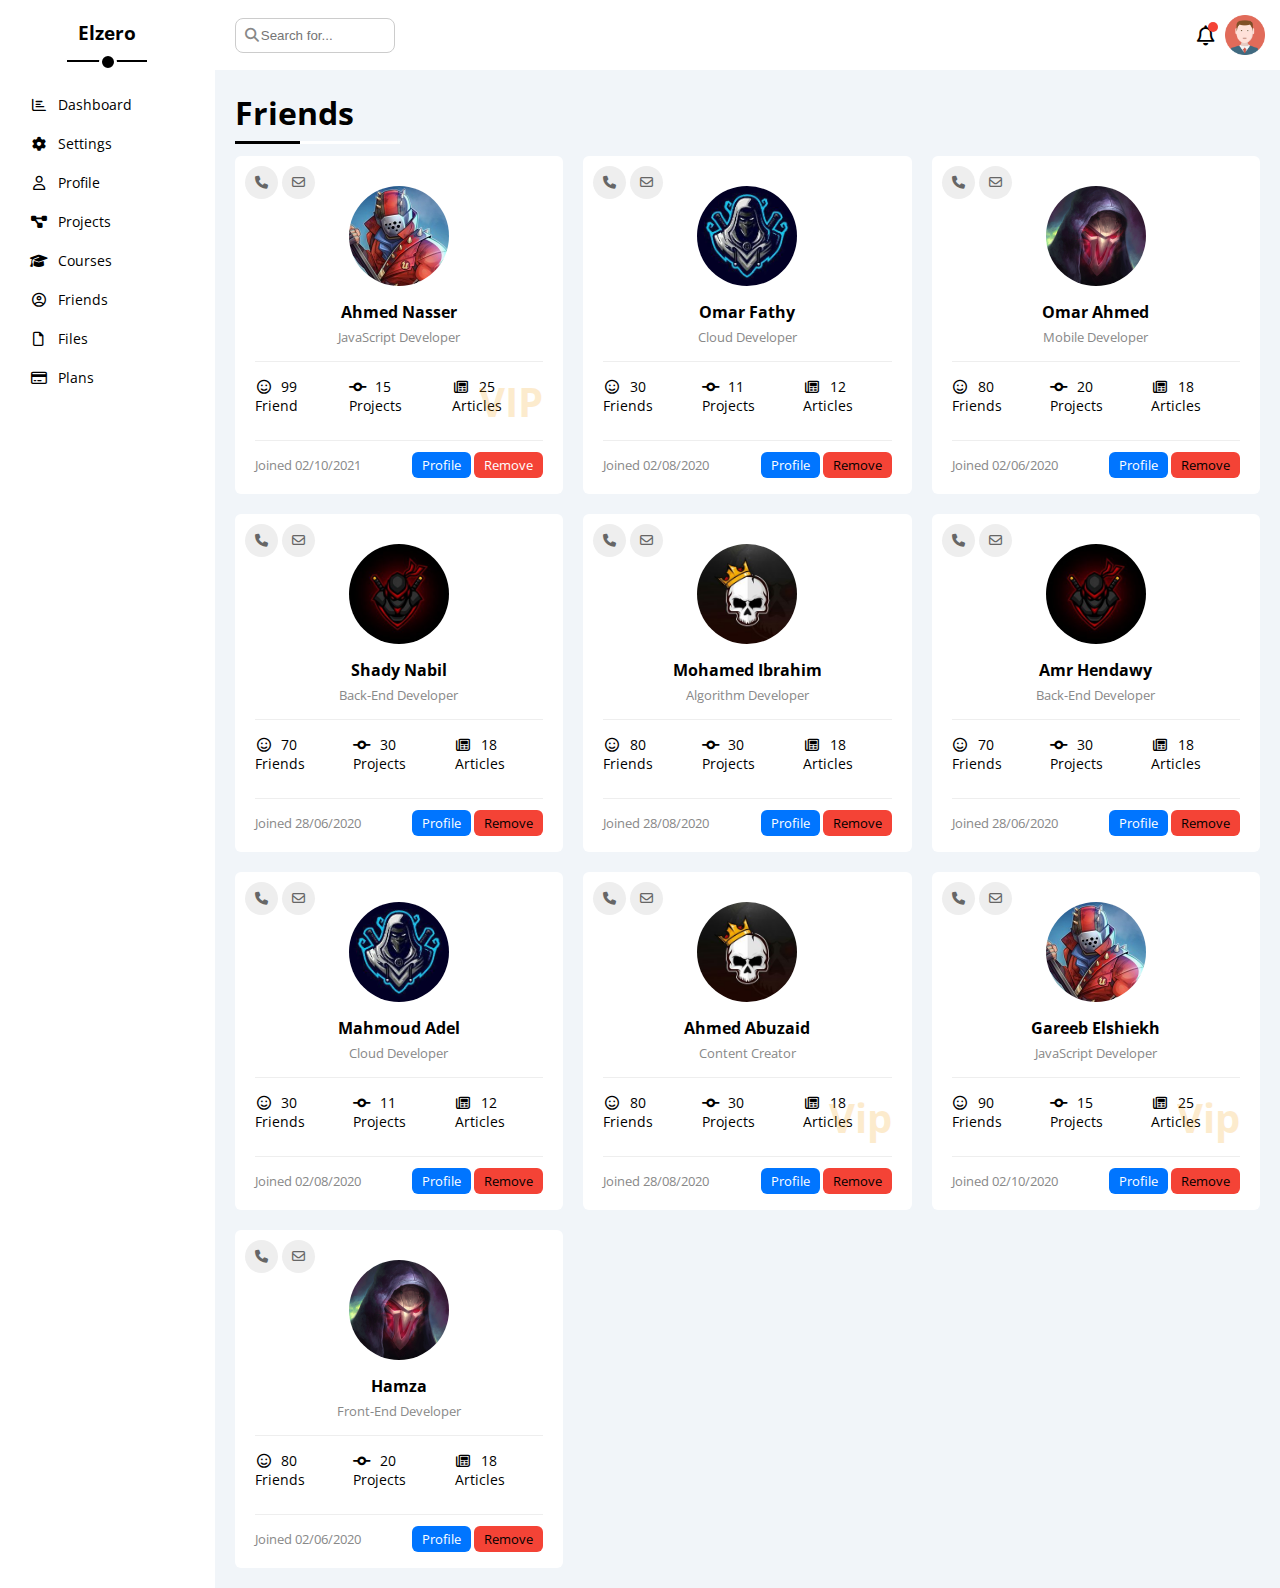
<file: friends.html>
<!DOCTYPE html>
<html lang="en">
  <head>
    <meta charset="UTF-8" />
    <meta http-equiv="X-UA-Compatible" content="IE=edge" />
    <meta name="viewport" content="width=device-width, initial-scale=1.0" />
    <title>Friends</title>
    <link rel="stylesheet" href="css/all.min.css" />
    <link rel="stylesheet" href="css/framework.css" />
    <link rel="stylesheet" href="css/master.css" />
    <link rel="preconnect" href="https://fonts.googleapis.com" />
    <link rel="preconnect" href="https://fonts.gstatic.com" crossorigin />
    <link href="https://fonts.googleapis.com/css2?family=Open+Sans:wght@300;500&display=swap" rel="stylesheet" />
  </head>
  <body>
    <div class="page d-flex">
      <div class="sidebar g-white p-20">
        <h3 class="title txt-c p-relative mt-0">Elzero</h3>
        <ul class="links d-flex gap-15">
          <li><a class="d-flex  p-10" href="index.html"><i class="fa-regular fa-chart-bar fa-fw"></i>
              <span>Dashboard</span></a></li>
          <li><a class="d-flex p-10" href="settings.html"> <i class="fa-solid fa-gear fa-fw"></i>
              <span>Settings</span>
            </a></li>
          <li><a class="d-flex  p-10" href="profile.html"> <i class="fa-regular fa-user fa-fw"></i>
              <span>Profile</span></a></li>
          <li><a class="d-flex  p-10" href="projects.html"> <i class="fa-solid fa-diagram-project fa-fw"></i>
              <span>Projects</span></a></li>
          <li><a class="d-flex  p-10" href="courses.html"><i class="fa-solid fa-graduation-cap fa-fw"></i>
              <span>Courses</span></a></li>
          <li><a class="d-flex  p-10" href="friends.html"> <i class="fa-regular fa-circle-user fa-fw"></i>
              <span>Friends</span></a></li>
          <li><a class="d-flex  p-10" href="files.html"><i class="fa-regular fa-file fa-fw"></i>
              <span>Files</span></a></li>
          <li><a class="d-flex  p-10" href="plans.html"><i class="fa-regular fa-credit-card fa-fw"></i>
              <span>Plans</span></a></li>
        </ul>
      </div>
      <div class="content w-full">
        <!-- Start Head -->
        <div class="head">
          <div class="search-area p-relative ">
            <input type="text" name="search" placeholder="Search for..." />
          </div>
          <div class="icons d-flex align-center">
            <span class="notification p-relative">
              <i class="fa-regular fa-bell fa-lg"></i>
            </span>
            <img src="imgs/avatar.png" alt="" />
          </div>
        </div>
        <h1 class="settings p-relative ">Friends</h1>

        <div class="friends-page d-grid m-20 gap-20">
          <div class="friend bg-white rad-6 p-20 p-relative">
            <div class="contact">
              <i class="fa-solid fa-phone"></i>
              <i class="fa-regular fa-envelope"></i>
            </div>
            <div class="txt-c">
              <img class="rad-half mt-10 mb-10 w-100 h-100" src="imgs/friend-01.jpg" alt="" />
              <h4 class="m-0">Ahmed Nasser</h4>
              <p class="c-grey fs-13 mt-5 mb-0">JavaScript Developer</p>
            </div>
            <div class="icons fs-14 p-relative">
              <div class="mb-10">
                <i class="fa-regular fa-face-smile fa-fw"></i>
                <span>99 Friend</span>
              </div>
              <div class="mb-10">
                <i class="fa-solid fa-code-commit fa-fw"></i>
                <span>15 Projects</span>
              </div>
              <div>
                <i class="fa-regular fa-newspaper fa-fw"></i>
                <span>25 Articles</span>
              </div>
              <span class="vip fw-bold c-orange">VIP</span>
            </div>
            <div class="info between-flex fs-13">
              <span class="c-grey">Joined 02/10/2021</span>
              <div>
                <a class="bg-blue c-white btn-shape" href="profile.html">Profile</a>
                <a class="bg-red c-white btn-shape" href="#">Remove</a>
              </div>
            </div>
          </div>
          <div class="friend bg-white rad-6 p-20 p-relative">
            <div class="contact">
              <i class="fa-solid fa-phone"></i>
              <i class="fa-regular fa-envelope"></i>
            </div>
            <div class="txt-c">
              <img class="rad-half mt-10 mb-10 w-100 h-100" src="imgs/friend-02.jpg" alt="" />
              <h4 class="m-0">Omar Fathy</h4>
              <p class="c-grey fs-13 mt-5 mb-0">Cloud Developer</p>
            </div>
            <div class="icons fs-14 p-relative">
              <div class="mb-10">
                <i class="fa-regular fa-face-smile fa-fw"></i>
                <span>30 Friends</span>
              </div>
              <div class="mb-10">
                <i class="fa-solid fa-code-commit fa-fw"></i>
                <span>11 Projects</span>
              </div>
              <div>
                <i class="fa-regular fa-newspaper fa-fw"></i>
                <span>12 Articles</span>
              </div>
            </div>
            <div class="info between-flex fs-13">
              <span class="c-grey">Joined 02/08/2020</span>
              <div>
                <a class="bg-blue c-white btn-shape" href="profile.html">Profile</a>
                <a class="bg-red c-white btn-shape" href="">Remove</a>
              </div>
            </div>
          </div>
          <div class="friend bg-white rad-6 p-20 p-relative">
            <div class="contact">
              <i class="fa-solid fa-phone"></i>
              <i class="fa-regular fa-envelope"></i>
            </div>
            <div class="txt-c">
              <img class="rad-half mt-10 mb-10 w-100 h-100" src="imgs/friend-03.jpg" alt="" />
              <h4 class="m-0">Omar Ahmed</h4>
              <p class="c-grey fs-13 mt-5 mb-0">Mobile Developer</p>
            </div>
            <div class="icons fs-14 p-relative">
              <div class="mb-10">
                <i class="fa-regular fa-face-smile fa-fw"></i>
                <span>80 Friends</span>
              </div>
              <div class="mb-10">
                <i class="fa-solid fa-code-commit fa-fw"></i>
                <span>20 Projects</span>
              </div>
              <div>
                <i class="fa-regular fa-newspaper fa-fw"></i>
                <span>18 Articles</span>
              </div>
            </div>
            <div class="info between-flex fs-13">
              <span class="c-grey">Joined 02/06/2020</span>
              <div>
                <a class="bg-blue c-white btn-shape" href="profile.html">Profile</a>
                <a class="bg-red c-white btn-shape" href="">Remove</a>
              </div>
            </div>
          </div>
          <div class="friend bg-white rad-6 p-20 p-relative">
            <div class="contact">
              <i class="fa-solid fa-phone"></i>
              <i class="fa-regular fa-envelope"></i>
            </div>
            <div class="txt-c">
              <img class="rad-half mt-10 mb-10 w-100 h-100" src="imgs/friend-04.jpg" alt="" />
              <h4 class="m-0">Shady Nabil</h4>
              <p class="c-grey fs-13 mt-5 mb-0">Back-End Developer</p>
            </div>
            <div class="icons fs-14 p-relative">
              <div class="mb-10">
                <i class="fa-regular fa-face-smile fa-fw"></i>
                <span>70 Friends</span>
              </div>
              <div class="mb-10">
                <i class="fa-solid fa-code-commit fa-fw"></i>
                <span>30 Projects</span>
              </div>
              <div>
                <i class="fa-regular fa-newspaper fa-fw"></i>
                <span>18 Articles</span>
              </div>
            </div>
            <div class="info between-flex fs-13">
              <span class="c-grey">Joined 28/06/2020</span>
              <div>
                <a class="bg-blue c-white btn-shape" href="profile.html">Profile</a>
                <a class="bg-red c-white btn-shape" href="">Remove</a>
              </div>
            </div>
          </div>
          <div class="friend bg-white rad-6 p-20 p-relative">
            <div class="contact">
              <i class="fa-solid fa-phone"></i>
              <i class="fa-regular fa-envelope"></i>
            </div>
            <div class="txt-c">
              <img class="rad-half mt-10 mb-10 w-100 h-100" src="imgs/friend-05.jpg" alt="" />
              <h4 class="m-0">Mohamed Ibrahim</h4>
              <p class="c-grey fs-13 mt-5 mb-0">Algorithm Developer</p>
            </div>
            <div class="icons fs-14 p-relative">
              <div class="mb-10">
                <i class="fa-regular fa-face-smile fa-fw"></i>
                <span>80 Friends</span>
              </div>
              <div class="mb-10">
                <i class="fa-solid fa-code-commit fa-fw"></i>
                <span>30 Projects</span>
              </div>
              <div>
                <i class="fa-regular fa-newspaper fa-fw"></i>
                <span>18 Articles</span>
              </div>
            </div>
            <div class="info between-flex fs-13">
              <span class="c-grey">Joined 28/08/2020</span>
              <div>
                <a class="bg-blue c-white btn-shape" href="profile.html">Profile</a>
                <a class="bg-red c-white btn-shape" href="">Remove</a>
              </div>
            </div>
          </div>
          <div class="friend bg-white rad-6 p-20 p-relative">
            <div class="contact">
              <i class="fa-solid fa-phone"></i>
              <i class="fa-regular fa-envelope"></i>
            </div>
            <div class="txt-c">
              <img class="rad-half mt-10 mb-10 w-100 h-100" src="imgs/friend-04.jpg" alt="" />
              <h4 class="m-0">Amr Hendawy</h4>
              <p class="c-grey fs-13 mt-5 mb-0">Back-End Developer</p>
            </div>
            <div class="icons fs-14 p-relative">
              <div class="mb-10">
                <i class="fa-regular fa-face-smile fa-fw"></i>
                <span>70 Friends</span>
              </div>
              <div class="mb-10">
                <i class="fa-solid fa-code-commit fa-fw"></i>
                <span>30 Projects</span>
              </div>
              <div>
                <i class="fa-regular fa-newspaper fa-fw"></i>
                <span>18 Articles</span>
              </div>
            </div>
            <div class="info between-flex fs-13">
              <span class="c-grey">Joined 28/06/2020</span>
              <div>
                <a class="bg-blue c-white btn-shape" href="profile.html">Profile</a>
                <a class="bg-red c-white btn-shape" href="">Remove</a>
              </div>
            </div>
          </div>
          <div class="friend bg-white rad-6 p-20 p-relative">
            <div class="contact">
              <i class="fa-solid fa-phone"></i>
              <i class="fa-regular fa-envelope"></i>
            </div>
            <div class="txt-c">
              <img class="rad-half mt-10 mb-10 w-100 h-100" src="imgs/friend-02.jpg" alt="" />
              <h4 class="m-0">Mahmoud Adel</h4>
              <p class="c-grey fs-13 mt-5 mb-0">Cloud Developer</p>
            </div>
            <div class="icons fs-14 p-relative">
              <div class="mb-10">
                <i class="fa-regular fa-face-smile fa-fw"></i>
                <span>30 Friends</span>
              </div>
              <div class="mb-10">
                <i class="fa-solid fa-code-commit fa-fw"></i>
                <span>11 Projects</span>
              </div>
              <div>
                <i class="fa-regular fa-newspaper fa-fw"></i>
                <span>12 Articles</span>
              </div>
            </div>
            <div class="info between-flex fs-13">
              <span class="c-grey">Joined 02/08/2020</span>
              <div>
                <a class="bg-blue c-white btn-shape" href="profile.html">Profile</a>
                <a class="bg-red c-white btn-shape" href="">Remove</a>
              </div>
            </div>
          </div>
          <div class="friend bg-white rad-6 p-20 p-relative">
            <div class="contact">
              <i class="fa-solid fa-phone"></i>
              <i class="fa-regular fa-envelope"></i>
            </div>
            <div class="txt-c">
              <img class="rad-half mt-10 mb-10 w-100 h-100" src="imgs/friend-05.jpg" alt="" />
              <h4 class="m-0">Ahmed Abuzaid</h4>
              <p class="c-grey fs-13 mt-5 mb-0">Content Creator</p>
            </div>
            <div class="icons fs-14 p-relative">
              <div class="mb-10">
                <i class="fa-regular fa-face-smile fa-fw"></i>
                <span>80 Friends</span>
              </div>
              <div class="mb-10">
                <i class="fa-solid fa-code-commit fa-fw"></i>
                <span>30 Projects</span>
              </div>
              <div>
                <i class="fa-regular fa-newspaper fa-fw"></i>
                <span>18 Articles</span>
              </div>
              <span class="vip fw-bold c-orange">Vip</span>
            </div>
            <div class="info between-flex fs-13">
              <span class="c-grey">Joined 28/08/2020</span>
              <div>
                <a class="bg-blue c-white btn-shape" href="profile.html">Profile</a>
                <a class="bg-red c-white btn-shape" href="">Remove</a>
              </div>
            </div>
          </div>
          <div class="friend bg-white rad-6 p-20 p-relative">
            <div class="contact">
              <i class="fa-solid fa-phone"></i>
              <i class="fa-regular fa-envelope"></i>
            </div>
            <div class="txt-c">
              <img class="rad-half mt-10 mb-10 w-100 h-100" src="imgs/friend-01.jpg" alt="" />
              <h4 class="m-0">Gareeb Elshiekh</h4>
              <p class="c-grey fs-13 mt-5 mb-0">JavaScript Developer</p>
            </div>
            <div class="icons fs-14 p-relative">
              <div class="mb-10">
                <i class="fa-regular fa-face-smile fa-fw"></i>
                <span>90 Friends</span>
              </div>
              <div class="mb-10">
                <i class="fa-solid fa-code-commit fa-fw"></i>
                <span>15 Projects</span>
              </div>
              <div>
                <i class="fa-regular fa-newspaper fa-fw"></i>
                <span>25 Articles</span>
              </div>
              <span class="vip fw-bold c-orange">Vip</span>
            </div>
            <div class="info between-flex fs-13">
              <span class="c-grey">Joined 02/10/2020</span>
              <div>
                <a class="bg-blue c-white btn-shape" href="profile.html">Profile</a>
                <a class="bg-red c-white btn-shape" href="">Remove</a>
              </div>
            </div>
          </div>
          <div class="friend bg-white rad-6 p-20 p-relative">
            <div class="contact">
              <i class="fa-solid fa-phone"></i>
              <i class="fa-regular fa-envelope"></i>
            </div>
            <div class="txt-c">
              <img class="rad-half mt-10 mb-10 w-100 h-100" src="imgs/friend-03.jpg" alt="" />
              <h4 class="m-0">Hamza</h4>
              <p class="c-grey fs-13 mt-5 mb-0">Front-End Developer</p>
            </div>
            <div class="icons fs-14 p-relative">
              <div class="mb-10">
                <i class="fa-regular fa-face-smile fa-fw"></i>
                <span>80 Friends</span>
              </div>
              <div class="mb-10">
                <i class="fa-solid fa-code-commit fa-fw"></i>
                <span>20 Projects</span>
              </div>
              <div>
                <i class="fa-regular fa-newspaper fa-fw"></i>
                <span>18 Articles</span>
              </div>
            </div>
            <div class="info between-flex fs-13">
              <span class="c-grey">Joined 02/06/2020</span>
              <div>
                <a class="bg-blue c-white btn-shape" href="profile.html">Profile</a>
                <a class="bg-red c-white btn-shape" href="">Remove</a>
              </div>
            </div>
          </div>
        </div>
      </div>
    </div>
  </body>
</html>
</file>
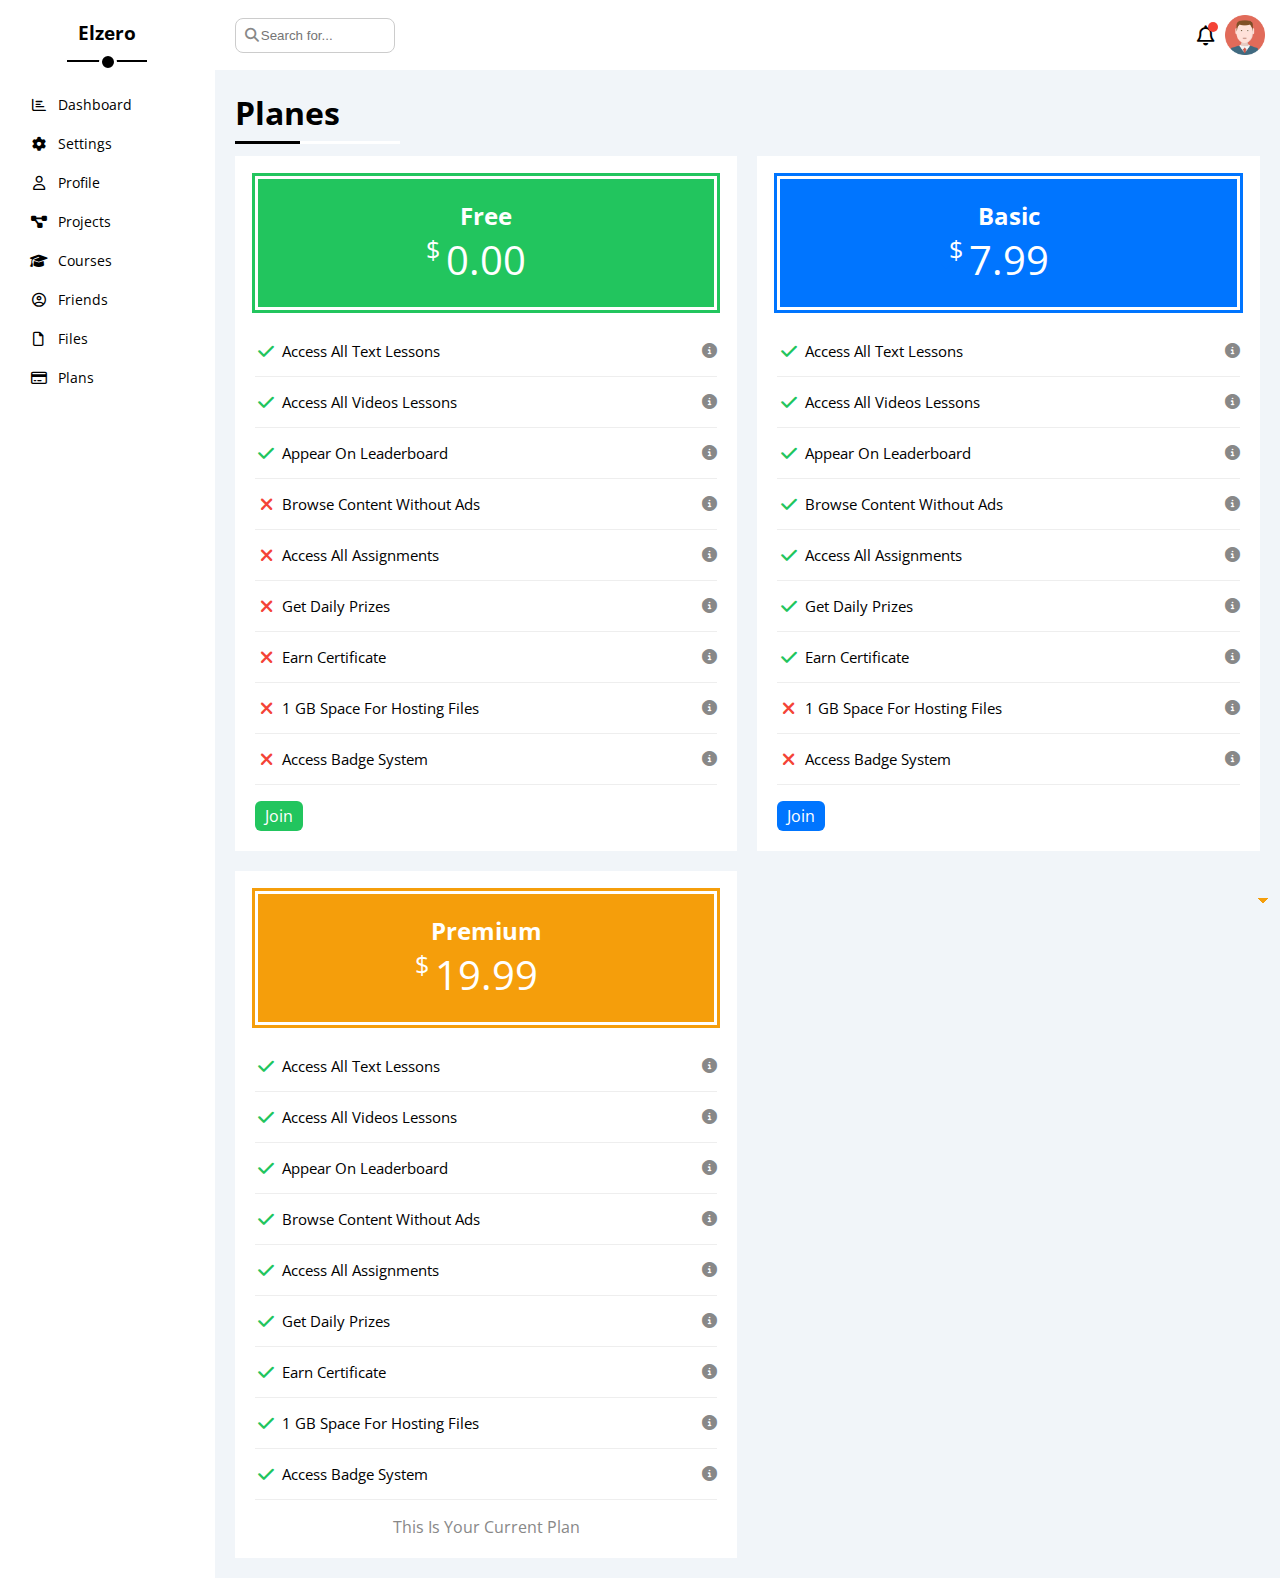
<file: plans.html>
<!DOCTYPE html>
<html lang="en">
  <head>
    <meta charset="UTF-8" />
    <meta http-equiv="X-UA-Compatible" content="IE=edge" />
    <meta name="viewport" content="width=device-width, initial-scale=1.0" />
    <title>Plans</title>
    <link rel="stylesheet" href="css/all.min.css" />
    <link rel="stylesheet" href="css/framework.css" />
    <link rel="stylesheet" href="css/master.css" />
    <link rel="preconnect" href="https://fonts.googleapis.com" />
    <link rel="preconnect" href="https://fonts.gstatic.com" crossorigin />
    <link href="https://fonts.googleapis.com/css2?family=Open+Sans:wght@300;500&display=swap" rel="stylesheet" />
  </head>
  <body>
    <div class="page d-flex">
      <div class="sidebar g-white p-20">
        <h3 class="title txt-c p-relative mt-0">Elzero</h3>
        <ul class="links d-flex gap-15">
          <li><a class="d-flex  p-10" href="index.html"><i class="fa-regular fa-chart-bar fa-fw"></i>
              <span>Dashboard</span></a></li>
          <li><a class="d-flex p-10" href="settings.html"> <i class="fa-solid fa-gear fa-fw"></i>
              <span>Settings</span>
            </a></li>
          <li><a class="d-flex  p-10" href="profile.html"> <i class="fa-regular fa-user fa-fw"></i>
              <span>Profile</span></a></li>
          <li><a class="d-flex  p-10" href="projects.html"> <i class="fa-solid fa-diagram-project fa-fw"></i>
              <span>Projects</span></a></li>
          <li><a class="d-flex  p-10" href="courses.html"><i class="fa-solid fa-graduation-cap fa-fw"></i>
              <span>Courses</span></a></li>
          <li><a class="d-flex  p-10" href="friends.html"> <i class="fa-regular fa-circle-user fa-fw"></i>
              <span>Friends</span></a></li>
          <li><a class="d-flex  p-10" href="files.html"><i class="fa-regular fa-file fa-fw"></i>
              <span>Files</span></a></li>
          <li><a class="d-flex  p-10" href="plans.html"><i class="fa-regular fa-credit-card fa-fw"></i>
              <span>Plans</span></a></li>
        </ul>
      </div>
      <div class="content w-full">
        <!-- Start Head -->
        <div class="head">
          <div class="search-area p-relative ">
            <input type="text" name="search" placeholder="Search for..." />
          </div>
          <div class="icons d-flex align-center">
            <span class="notification p-relative">
              <i class="fa-regular fa-bell fa-lg"></i>
            </span>
            <img src="imgs/avatar.png" alt="" />
          </div>  
        </div>
        <h1 class="settings p-relative ">Planes</h1>
        <div class="plans-page d-grid m-20 gap-20">
          <div class="plan green bg-white p-20">
            <div class="top bg-green txt-c p-20">
              <h2 class="m-0 c-white">Free</h2>
              <div class="price c-white"><span>$</span>0.00</div>
            </div>
            <ul>
              <li>
                <i class="fa-solid fa-check fa-fw yes"></i>
                <span>Access All Text Lessons</span>
                <i class="fa-solid fa-circle-info help"></i>
              </li>
              <li>
                <i class="fa-solid fa-check fa-fw yes"></i>
                <span>Access All Videos Lessons</span>
                <i class="fa-solid fa-circle-info help"></i>
              </li>
              <li>
                <i class="fa-solid fa-check fa-fw yes"></i>
                <span>Appear On Leaderboard</span>
                <i class="fa-solid fa-circle-info help"></i>
              </li>
              <li>
                <i class="fa-solid fa-xmark fa-fw"></i>
                <span>Browse Content Without Ads</span>
                <i class="fa-solid fa-circle-info help"></i>
              </li>
              <li>
                <i class="fa-solid fa-xmark fa-fw"></i>
                <span>Access All Assignments</span>
                <i class="fa-solid fa-circle-info help"></i>
              </li>
              <li>
                <i class="fa-solid fa-xmark fa-fw"></i>
                <span>Get Daily Prizes</span>
                <i class="fa-solid fa-circle-info help"></i>
              </li>
              <li>
                <i class="fa-solid fa-xmark fa-fw"></i>
                <span>Earn Certificate</span>
                <i class="fa-solid fa-circle-info help"></i>
              </li>
              <li>
                <i class="fa-solid fa-xmark fa-fw"></i>
                <span>1 GB Space For Hosting Files</span>
                <i class="fa-solid fa-circle-info help"></i>
              </li>
              <li>
                <i class="fa-solid fa-xmark fa-fw"></i>
                <span>Access Badge System</span>
                <i class="fa-solid fa-circle-info help"></i>
              </li>
            </ul>
            <a href="#" class="btn-shape bg-green c-white d-block w-fit">Join</a>
          </div>
          <!-- Start Plan -->
          <div class="plan blue bg-white p-20">
            <div class="top bg-blue txt-c p-20">
              <h2 class="m-0 c-white">Basic</h2>
              <div class="price c-white"><span>$</span>7.99</div>
            </div>
            <ul class="list-none p-0">
              <li>
                <i class="fa-solid fa-check fa-fw yes"></i>
                <span>Access All Text Lessons</span>
                <i class="fa-solid fa-circle-info help"></i>
              </li>
              <li>
                <i class="fa-solid fa-check fa-fw yes"></i>
                <span>Access All Videos Lessons</span>
                <i class="fa-solid fa-circle-info help"></i>
              </li>
              <li>
                <i class="fa-solid fa-check fa-fw yes"></i>
                <span>Appear On Leaderboard</span>
                <i class="fa-solid fa-circle-info help"></i>
              </li>
              <li>
                <i class="fa-solid fa-check fa-fw yes"></i>
                <span>Browse Content Without Ads</span>
                <i class="fa-solid fa-circle-info help"></i>
              </li>
              <li>
                <i class="fa-solid fa-check fa-fw yes"></i>
                <span>Access All Assignments</span>
                <i class="fa-solid fa-circle-info help"></i>
              </li>
              <li>
                <i class="fa-solid fa-check fa-fw yes"></i>
                <span>Get Daily Prizes</span>
                <i class="fa-solid fa-circle-info help"></i>
              </li>
              <li>
                <i class="fa-solid fa-check fa-fw yes"></i>
                <span>Earn Certificate</span>
                <i class="fa-solid fa-circle-info help"></i>
              </li>
              <li>
                <i class="fa-solid fa-xmark fa-fw"></i>
                <span>1 GB Space For Hosting Files</span>
                <i class="fa-solid fa-circle-info help"></i>
              </li>
              <li>
                <i class="fa-solid fa-xmark fa-fw"></i>
                <span>Access Badge System</span>
                <i class="fa-solid fa-circle-info help"></i>
              </li>
            </ul>
            <a href="#" class="btn-shape bg-blue c-white d-block w-fit">Join</a>
          </div>
          <!-- End Plan -->
          <!-- Start Plan -->
          <div class="plan orange bg-white p-20">
            <div class="top bg-orange txt-c p-20">
              <h2 class="m-0 c-white">Premium</h2>
              <div class="price c-white"><span>$</span>19.99</div>
            </div>
            <ul class="list-none p-0">
              <li>
                <i class="fa-solid fa-check fa-fw yes"></i>
                <span>Access All Text Lessons</span>
                <i class="fa-solid fa-circle-info help"></i>
              </li>
              <li>
                <i class="fa-solid fa-check fa-fw yes"></i>
                <span>Access All Videos Lessons</span>
                <i class="fa-solid fa-circle-info help"></i>
              </li>
              <li>
                <i class="fa-solid fa-check fa-fw yes"></i>
                <span>Appear On Leaderboard</span>
                <i class="fa-solid fa-circle-info help"></i>
              </li>
              <li>
                <i class="fa-solid fa-check fa-fw yes"></i>
                <span>Browse Content Without Ads</span>
                <i class="fa-solid fa-circle-info help"></i>
              </li>
              <li>
                <i class="fa-solid fa-check fa-fw yes"></i>
                <span>Access All Assignments</span>
                <i class="fa-solid fa-circle-info help"></i>
              </li>
              <li>
                <i class="fa-solid fa-check fa-fw yes"></i>
                <span>Get Daily Prizes</span>
                <i class="fa-solid fa-circle-info help"></i>
              </li>
              <li>
                <i class="fa-solid fa-check fa-fw yes"></i>
                <span>Earn Certificate</span>
                <i class="fa-solid fa-circle-info help"></i>
              </li>
              <li>
                <i class="fa-solid fa-check fa-fw yes"></i>
                <span>1 GB Space For Hosting Files</span>
                <i class="fa-solid fa-circle-info help"></i>
              </li>
              <li>
                <i class="fa-solid fa-check fa-fw yes"></i>
                <span>Access Badge System</span>
                <i class="fa-solid fa-circle-info help"></i>
              </li>
            </ul>
            <p class="c-grey m-0 txt-c">This Is Your Current Plan</p>
          </div>
          <!-- End Plan -->
        </div>
      </div>
    </div>
  </body>
</html>
</file>
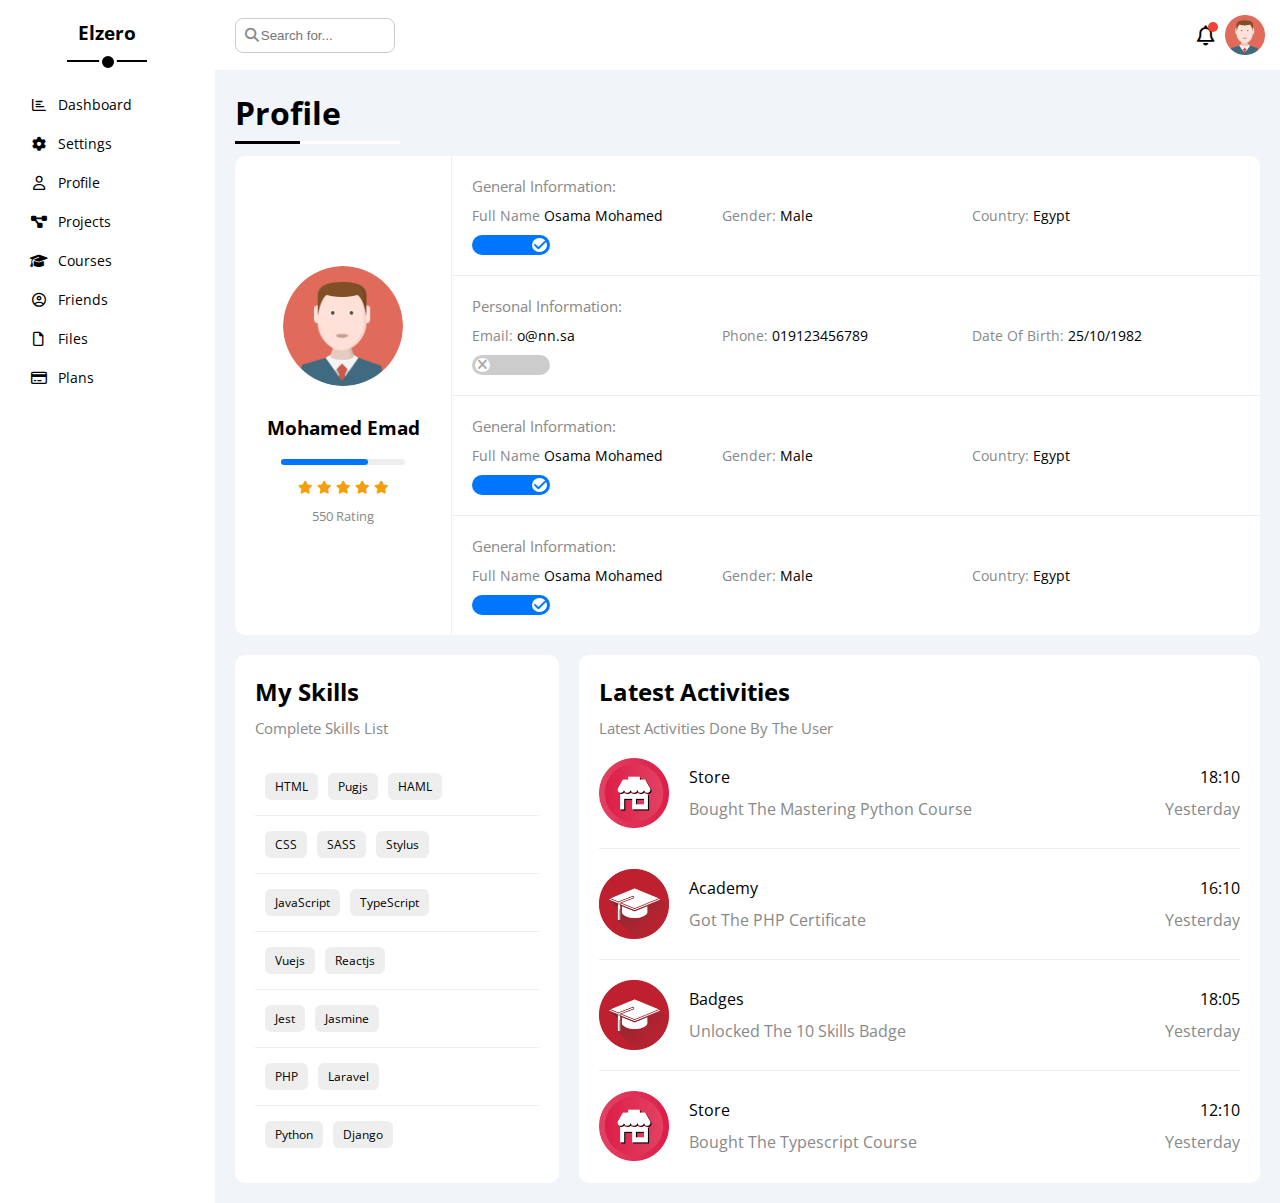
<file: profile.html>
<!DOCTYPE html>
<html lang="en">

<head>
  <meta charset="UTF-8" />
  <meta http-equiv="X-UA-Compatible" content="IE=edge" />
  <meta name="viewport" content="width=device-width, initial-scale=1.0" />
  <title>Profile</title>
  <link rel="stylesheet" href="css/all.min.css" />
  <link rel="stylesheet" href="css/framework.css" />
  <link rel="stylesheet" href="css/master.css" />
  <link rel="preconnect" href="https://fonts.googleapis.com" />
  <link rel="preconnect" href="https://fonts.gstatic.com" crossorigin />
  <link href="https://fonts.googleapis.com/css2?family=Open+Sans:wght@300;500&display=swap" rel="stylesheet" />
</head>

<body>
  <div class="page d-flex">
    <div class="sidebar g-white p-20">
      <h3 class="title txt-c p-relative mt-0">Elzero</h3>
      <ul class="links d-flex gap-15">
        <li><a class="d-flex  p-10" href="index.html"><i class="fa-regular fa-chart-bar fa-fw"></i>
            <span>Dashboard</span></a></li>
        <li><a class="d-flex p-10" href="settings.html"> <i class="fa-solid fa-gear fa-fw"></i>
            <span>Settings</span>
          </a></li>
        <li><a class="d-flex  p-10" href="profile.html"> <i class="fa-regular fa-user fa-fw"></i>
            <span>Profile</span></a></li>
        <li><a class="d-flex  p-10" href="projects.html"> <i class="fa-solid fa-diagram-project fa-fw"></i>
            <span>Projects</span></a></li>
        <li><a class="d-flex  p-10" href="courses.html"><i class="fa-solid fa-graduation-cap fa-fw"></i>
            <span>Courses</span></a></li>
        <li><a class="d-flex  p-10" href="friends.html"> <i class="fa-regular fa-circle-user fa-fw"></i>
            <span>Friends</span></a></li>
        <li><a class="d-flex  p-10" href="files.html"><i class="fa-regular fa-file fa-fw"></i>
            <span>Files</span></a></li>
        <li><a class="d-flex  p-10" href="plans.html"><i class="fa-regular fa-credit-card fa-fw"></i>
            <span>Plans</span></a></li>
      </ul>
    </div>
    <div class="content w-full">
      <div class="head">
        <div class="search-area p-relative ">
          <input type="text" name="search" placeholder="Search for..." />
        </div>
        <div class="icons d-flex align-center">
          <span class="notification p-relative">
            <i class="fa-regular fa-bell fa-lg"></i>
          </span>
          <img src="imgs/avatar.png" alt="" />
        </div>
      </div>
      <h1 class="settings p-relative ">Profile</h1>
      <div class="profile-page m-20 ">
        <div class="overveiw d-flex  bg-white rad-10">
          <div class="personal center-flex p-20">
            <img class="rad-half mb-10" src="imgs/avatar.png" alt="">
            <h3>Mohamed Emad</h3>
            <div class="level p-relative bg-eee rad-10" style="width: 70%;">
              <span style="width:70%" class="bg-blue rad-10"></span>
            </div>
            <div class="rating mt-10 mb-10">
              <i class="fa-solid fa-star c-orange fs-13"></i>
              <i class="fa-solid fa-star c-orange fs-13"></i>
              <i class="fa-solid fa-star c-orange fs-13"></i>
              <i class="fa-solid fa-star c-orange fs-13"></i>
              <i class="fa-solid fa-star c-orange fs-13"></i>
            </div>
            <p class="c-grey m-0 fs-13">550 Rating</p>
          </div>
          <div class="general">
            <div class="box d-flex p-20 align-center">
              <h4 class="c-grey fs-15 m-0 w-full">General Information:</h4>
              <div class="fs-14">
                <span class="c-grey">Full Name</span>
                <span>Osama Mohamed</span>
              </div>
              <div class="fs-14">
                <span class="c-grey">Gender:</span>
                <span>Male</span>
              </div>
              <div class="fs-14">
                <span class="c-grey">Country:</span>
                <span>Egypt</span>
              </div>
              <div class="fs-14">
                <label>
                  <input class="toggle-checkbox" type="checkbox" checked="">
                  <div class="toggle-switch"></div>
                </label>
              </div>
            </div>
            <div class="box p-20 d-flex align-center">
              <h4 class="c-grey w-full fs-15 m-0">Personal Information:</h4>
              <div class="fs-14">
                <span class="c-grey">Email:</span>
                <span>o@nn.sa</span>
              </div>
              <div class="fs-14">
                <span class="c-grey">Phone:</span>
                <span>019123456789</span>
              </div>
              <div class="fs-14">
                <span class="c-grey">Date Of Birth:</span>
                <span>25/10/1982</span>
              </div>
              <div class="fs-14">
                <label>
                  <input class="toggle-checkbox" type="checkbox">
                  <div class="toggle-switch"></div>
                </label>
              </div>
            </div>
            <div class="box d-flex p-20 align-center">
              <h4 class="c-grey fs-15 m-0 w-full">General Information:</h4>
              <div class="fs-14">
                <span class="c-grey">Full Name</span>
                <span>Osama Mohamed</span>
              </div>
              <div class="fs-14">
                <span class="c-grey">Gender:</span>
                <span>Male</span>
              </div>
              <div class="fs-14">
                <span class="c-grey">Country:</span>
                <span>Egypt</span>
              </div>
              <div class="fs-14">
                <label>
                  <input class="toggle-checkbox" type="checkbox" checked="">
                  <div class="toggle-switch"></div>
                </label>
              </div>
            </div>
            <div class="box  d-flex p-20 align-center">
              <h4 class="c-grey fs-15 m-0 w-full">General Information:</h4>
              <div class="fs-14">
                <span class="c-grey">Full Name</span>
                <span>Osama Mohamed</span>
              </div>
              <div class="fs-14">
                <span class="c-grey">Gender:</span>
                <span>Male</span>
              </div>
              <div class="fs-14">
                <span class="c-grey">Country:</span>
                <span>Egypt</span>
              </div>
              <div class="fs-14">
                <label>
                  <input class="toggle-checkbox" type="checkbox" checked="">
                  <div class="toggle-switch"></div>
                </label>
              </div>
            </div>
          </div>
        </div>
        <div class="other-data d-flex gap-20">
          <div class="skills-card p-20 bg-white rad-10 mt-20">
            <h2 class="mt-0 mb-10">My Skills</h2>
            <p class="mt-0 mb-20 c-grey fs-15">Complete Skills List</p>
            <ul class="m-0 txt-c-mobile">
              <li><span>HTML</span><span>Pugjs</span><span>HAML</span></li>
              <li><span>CSS</span><span>SASS</span><span>Stylus</span></li>
              <li><span>JavaScript</span><span>TypeScript</span></li>
              <li><span>Vuejs</span><span>Reactjs</span></li>
              <li><span>Jest</span><span>Jasmine</span></li>
              <li><span>PHP</span><span>Laravel</span></li>
              <li><span>Python</span><span>Django</span></li>
            </ul>
          </div>
          <div class="activities p-20 bg-white rad-10 mt-20">
            <h2 class="mt-0 mb-10">Latest Activities</h2>
            <p class="mt-0 mb-20 c-grey fs-15">Latest Activities Done By The User</p>
            <div class="activity d-flex align-center txt-c-mobile gap-20">
              <img src="imgs/activity-01.png" alt="">
              <div class="activity-container d-flex w-full">
                <div class="info d-flex w-full">
                  <span class="mb-10">Store</span>
                  <span class="mb-10">18:10</span>
                </div>
                <div class="date d-flex w-full">
                  <span class="c-grey">Bought The Mastering Python Course</span>
                  <span class="c-grey">Yesterday</span>
                </div>
              </div>

            </div>
            <div class="activity d-flex align-center txt-c-mobile gap-20">
              <img src="imgs/activity-02.png" alt="">
              <div class="activity-container d-flex w-full">
                <div class="info d-flex w-full">
                  <span class="mb-10">Academy</span>
                  <span class="mb-10">16:10</span>
                </div>
                <div class="date d-flex w-full">
                  <span class="c-grey">Got The PHP Certificate</span>
                  <span class="c-grey">Yesterday</span>
                </div>
              </div>

            </div>
            <div class="activity d-flex align-center txt-c-mobile gap-20">
              <img src="imgs/activity-02.png" alt="">
              <div class="activity-container d-flex w-full">
                <div class="info d-flex w-full">
                  <span class="mb-10">Badges</span>
                  <span class="mb-10">18:05</span>
                </div>
                <div class="date d-flex w-full">
                  <span class="c-grey">Unlocked The 10 Skills Badge</span>
                  <span class="c-grey">Yesterday</span>
                </div>
              </div>

            </div>
            <div class="activity d-flex align-center txt-c-mobile gap-20">
              <img src="imgs/activity-01.png" alt="">
              <div class="activity-container d-flex w-full">
                <div class="info d-flex w-full">
                  <span class="mb-10">Store</span>
                  <span class="mb-10">12:10</span>
                </div>
                <div class="date d-flex w-full">
                  <span class="c-grey">Bought The Typescript Course</span>
                  <span class="c-grey">Yesterday</span>
                </div>
              </div>

            </div>
          </div>
        </div>

      </div>

    </div>
  </div>
</body>

</html>
</file>
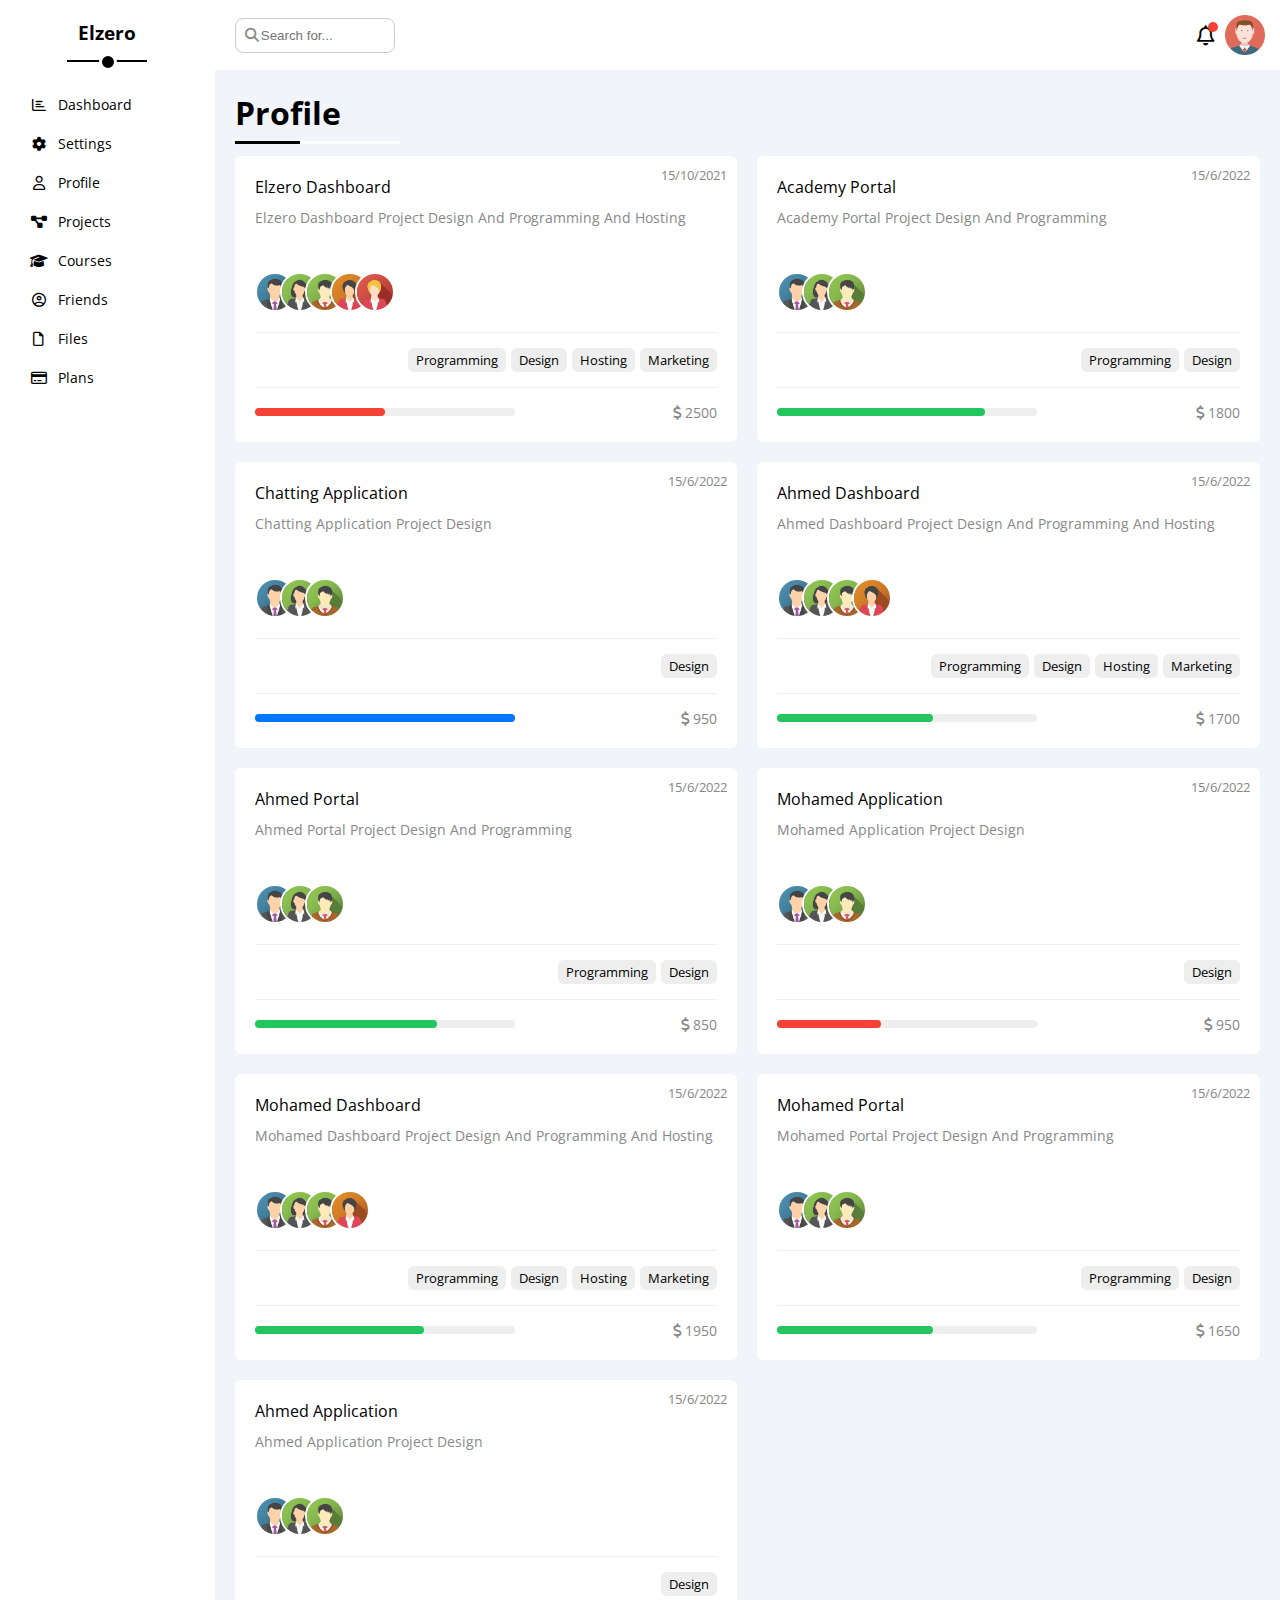
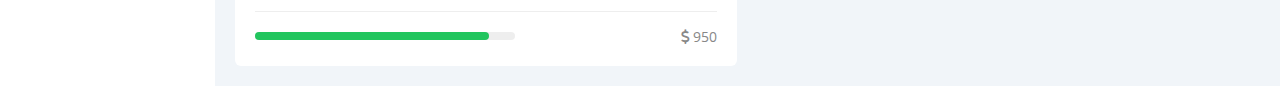
<file: projects.html>
<!DOCTYPE html>
<html lang="en">
  <head>
    <meta charset="UTF-8" />
    <meta http-equiv="X-UA-Compatible" content="IE=edge" />
    <meta name="viewport" content="width=device-width, initial-scale=1.0" />
    <title>Projects</title>
    <link rel="stylesheet" href="css/all.min.css" />
    <link rel="stylesheet" href="css/framework.css" />
    <link rel="stylesheet" href="css/master.css" />
    <link rel="preconnect" href="https://fonts.googleapis.com" />
    <link rel="preconnect" href="https://fonts.gstatic.com" crossorigin />
    <link href="https://fonts.googleapis.com/css2?family=Open+Sans:wght@300;500&display=swap" rel="stylesheet" />
  </head>
  <body>
    <div class="page d-flex">
      <div class="sidebar g-white p-20">
        <h3 class="title txt-c p-relative mt-0">Elzero</h3>
        <ul class="links d-flex gap-15">
          <li><a class="d-flex  p-10" href="index.html"><i class="fa-regular fa-chart-bar fa-fw"></i>
              <span>Dashboard</span></a></li>
          <li><a class="d-flex p-10" href="settings.html"> <i class="fa-solid fa-gear fa-fw"></i>
              <span>Settings</span>
            </a></li>
          <li><a class="d-flex  p-10" href="profile.html"> <i class="fa-regular fa-user fa-fw"></i>
              <span>Profile</span></a></li>
          <li><a class="d-flex  p-10" href="projects.html"> <i class="fa-solid fa-diagram-project fa-fw"></i>
              <span>Projects</span></a></li>
          <li><a class="d-flex  p-10" href="courses.html"><i class="fa-solid fa-graduation-cap fa-fw"></i>
              <span>Courses</span></a></li>
          <li><a class="d-flex  p-10" href="friends.html"> <i class="fa-regular fa-circle-user fa-fw"></i>
              <span>Friends</span></a></li>
          <li><a class="d-flex  p-10" href="files.html"><i class="fa-regular fa-file fa-fw"></i>
              <span>Files</span></a></li>
          <li><a class="d-flex  p-10" href="plans.html"><i class="fa-regular fa-credit-card fa-fw"></i>
              <span>Plans</span></a></li>
        </ul>
      </div>
      <div class="content w-full">
        <!-- Start Head -->
        <div class="head">
          <div class="search-area p-relative ">
            <input type="text" name="search" placeholder="Search for..." />
          </div>
          <div class="icons d-flex align-center">
            <span class="notification p-relative">
              <i class="fa-regular fa-bell fa-lg"></i>
            </span>
            <img src="imgs/avatar.png" alt="" />
          </div>
        </div>
        <h1 class="settings p-relative ">Profile</h1>
        <div class="projects-page d-grid m-20 gap-20">
          <div class="project bg-white p-20 rad-6 p-relative">
            <span class="date fs-13 c-grey">15/10/2021</span>
            <h4 class="m-0">Elzero Dashboard</h4>
            <p class="c-grey mt-10 mb-10 fs-14">Elzero Dashboard Project Design And Programming And Hosting</p>
            <div class="team">
              <a href="#"><img src="imgs/team-01.png" alt="" /></a>
              <a href="#"><img src="imgs/team-02.png" alt="" /></a>
              <a href="#"><img src="imgs/team-03.png" alt="" /></a>
              <a href="#"><img src="imgs/team-04.png" alt="" /></a>
              <a href="#"><img src="imgs/team-05.png" alt="" /></a>
            </div>
            <div class="do d-flex">
              <span class="fs-13 rad-6 bg-eee">Programming</span>
              <span class="fs-13 rad-6 bg-eee">Design</span>
              <span class="fs-13 rad-6 bg-eee">Hosting</span>
              <span class="fs-13 rad-6 bg-eee">Marketing</span>
            </div>
            <div class="info between-flex">
              <div class="prog bg-eee">
                <span class="bg-red" style="width: 50%"></span>
              </div>
              <div class="fs-14 c-grey">
                <i class="fa-solid fa-dollar-sign"></i>
                2500
              </div>
            </div>
          </div>
          <div class="project bg-white p-20 rad-6 p-relative">
            <span class="date fs-13 c-grey">15/6/2022</span>
            <h4 class="m-0">Academy Portal</h4>
            <p class="c-grey mt-10 mb-10 fs-14">Academy Portal Project Design And Programming</p>
            <div class="team">
              <a href="#"><img src="imgs/team-01.png" alt="" /></a>
              <a href="#"><img src="imgs/team-02.png" alt="" /></a>
              <a href="#"><img src="imgs/team-03.png" alt="" /></a>
            </div>
            <div class="do d-flex">
              <span class="fs-13 rad-6 bg-eee">Programming</span>
              <span class="fs-13 rad-6 bg-eee">Design</span>
            </div>
            <div class="info between-flex">
              <div class="prog bg-eee">
                <span class="bg-green" style="width: 80%"></span>
              </div>
              <div class="fs-14 c-grey">
                <i class="fa-solid fa-dollar-sign"></i>
                1800
              </div>
            </div>
          </div>
          <div class="project bg-white p-20 rad-6 p-relative">
            <span class="date fs-13 c-grey">15/6/2022</span>
            <h4 class="m-0">Chatting Application</h4>
            <p class="c-grey mt-10 mb-10 fs-14">Chatting Application Project Design</p>
            <div class="team">
              <a href="#"><img src="imgs/team-01.png" alt="" /></a>
              <a href="#"><img src="imgs/team-02.png" alt="" /></a>
              <a href="#"><img src="imgs/team-03.png" alt="" /></a>
            </div>
            <div class="do d-flex">
              <span class="fs-13 rad-6 bg-eee">Design</span>
            </div>
            <div class="info between-flex">
              <div class="prog bg-eee">
                <span class="bg-blue" style="width: 100%"></span>
              </div>
              <div class="fs-14 c-grey">
                <i class="fa-solid fa-dollar-sign"></i>
                950
              </div>
            </div>
          </div>
          <div class="project bg-white p-20 rad-6 p-relative">
            <span class="date fs-13 c-grey">15/6/2022</span>
            <h4 class="m-0">Ahmed Dashboard</h4>
            <p class="c-grey mt-10 mb-10 fs-14">Ahmed Dashboard Project Design And Programming And Hosting</p>
            <div class="team">
              <a href="#"><img src="imgs/team-01.png" alt="" /></a>
              <a href="#"><img src="imgs/team-02.png" alt="" /></a>
              <a href="#"><img src="imgs/team-03.png" alt="" /></a>
              <a href="#"><img src="imgs/team-04.png" alt="" /></a>
            </div>
            <div class="do d-flex">
              <span class="fs-13 rad-6 bg-eee">Programming</span>
              <span class="fs-13 rad-6 bg-eee">Design</span>
              <span class="fs-13 rad-6 bg-eee">Hosting</span>
              <span class="fs-13 rad-6 bg-eee">Marketing</span>
            </div>
            <div class="info between-flex">
              <div class="prog bg-eee">
                <span class="bg-green" style="width: 60%"></span>
              </div>
              <div class="fs-14 c-grey">
                <i class="fa-solid fa-dollar-sign"></i>
                1700
              </div>
            </div>
          </div>
          <div class="project bg-white p-20 rad-6 p-relative">
            <span class="date fs-13 c-grey">15/6/2022</span>
            <h4 class="m-0">Ahmed Portal</h4>
            <p class="c-grey mt-10 mb-10 fs-14">Ahmed Portal Project Design And Programming</p>
            <div class="team">
              <a href="#"><img src="imgs/team-01.png" alt="" /></a>
              <a href="#"><img src="imgs/team-02.png" alt="" /></a>
              <a href="#"><img src="imgs/team-03.png" alt="" /></a>
            </div>
            <div class="do d-flex">
              <span class="fs-13 rad-6 bg-eee">Programming</span>
              <span class="fs-13 rad-6 bg-eee">Design</span>
            </div>
            <div class="info between-flex">
              <div class="prog bg-eee">
                <span class="bg-green" style="width: 70%"></span>
              </div>
              <div class="fs-14 c-grey">
                <i class="fa-solid fa-dollar-sign"></i>
                850
              </div>
            </div>
          </div>
          <div class="project bg-white p-20 rad-6 p-relative">
            <span class="date fs-13 c-grey">15/6/2022</span>
            <h4 class="m-0">Mohamed Application</h4>
            <p class="c-grey mt-10 mb-10 fs-14">Mohamed Application Project Design</p>
            <div class="team">
              <a href="#"><img src="imgs/team-01.png" alt="" /></a>
              <a href="#"><img src="imgs/team-02.png" alt="" /></a>
              <a href="#"><img src="imgs/team-03.png" alt="" /></a>
            </div>
            <div class="do d-flex">
              <span class="fs-13 rad-6 bg-eee">Design</span>
            </div>
            <div class="info between-flex">
              <div class="prog bg-eee">
                <span class="bg-red" style="width: 40%"></span>
              </div>
              <div class="fs-14 c-grey">
                <i class="fa-solid fa-dollar-sign"></i>
                950
              </div>
            </div>
          </div>
          <div class="project bg-white p-20 rad-6 p-relative">
            <span class="date fs-13 c-grey">15/6/2022</span>
            <h4 class="m-0">Mohamed Dashboard</h4>
            <p class="c-grey mt-10 mb-10 fs-14">Mohamed Dashboard Project Design And Programming And Hosting</p>
            <div class="team">
              <a href="#"><img src="imgs/team-01.png" alt="" /></a>
              <a href="#"><img src="imgs/team-02.png" alt="" /></a>
              <a href="#"><img src="imgs/team-03.png" alt="" /></a>
              <a href="#"><img src="imgs/team-04.png" alt="" /></a>
            </div>
            <div class="do d-flex">
              <span class="fs-13 rad-6 bg-eee">Programming</span>
              <span class="fs-13 rad-6 bg-eee">Design</span>
              <span class="fs-13 rad-6 bg-eee">Hosting</span>
              <span class="fs-13 rad-6 bg-eee">Marketing</span>
            </div>
            <div class="info between-flex">
              <div class="prog bg-eee">
                <span class="bg-green" style="width: 65%"></span>
              </div>
              <div class="fs-14 c-grey">
                <i class="fa-solid fa-dollar-sign"></i>
                1950
              </div>
            </div>
          </div>
          <div class="project bg-white p-20 rad-6 p-relative">
            <span class="date fs-13 c-grey">15/6/2022</span>
            <h4 class="m-0">Mohamed Portal</h4>
            <p class="c-grey mt-10 mb-10 fs-14">Mohamed Portal Project Design And Programming</p>
            <div class="team">
              <a href="#"><img src="imgs/team-01.png" alt="" /></a>
              <a href="#"><img src="imgs/team-02.png" alt="" /></a>
              <a href="#"><img src="imgs/team-03.png" alt="" /></a>
            </div>
            <div class="do d-flex">
              <span class="fs-13 rad-6 bg-eee">Programming</span>
              <span class="fs-13 rad-6 bg-eee">Design</span>
            </div>
            <div class="info between-flex">
              <div class="prog bg-eee">
                <span class="bg-green" style="width: 60%"></span>
              </div>
              <div class="fs-14 c-grey">
                <i class="fa-solid fa-dollar-sign"></i>
                1650
              </div>
            </div>
          </div>
          <div class="project bg-white p-20 rad-6 p-relative">
            <span class="date fs-13 c-grey">15/6/2022</span>
            <h4 class="m-0">Ahmed Application</h4>
            <p class="c-grey mt-10 mb-10 fs-14">Ahmed Application Project Design</p>
            <div class="team">
              <a href="#"><img src="imgs/team-01.png" alt="" /></a>
              <a href="#"><img src="imgs/team-02.png" alt="" /></a>
              <a href="#"><img src="imgs/team-03.png" alt="" /></a>
            </div>
            <div class="do d-flex">
              <span class="fs-13 rad-6 bg-eee">Design</span>
            </div>
            <div class="info between-flex">
              <div class="prog bg-eee">
                <span class="bg-green" style="width: 90%"></span>
              </div>
              <div class="fs-14 c-grey">
                <i class="fa-solid fa-dollar-sign"></i>
                950
              </div>
            </div>
          </div>
        </div>
      </div>
    </div>
  </body>
</html>
</file>
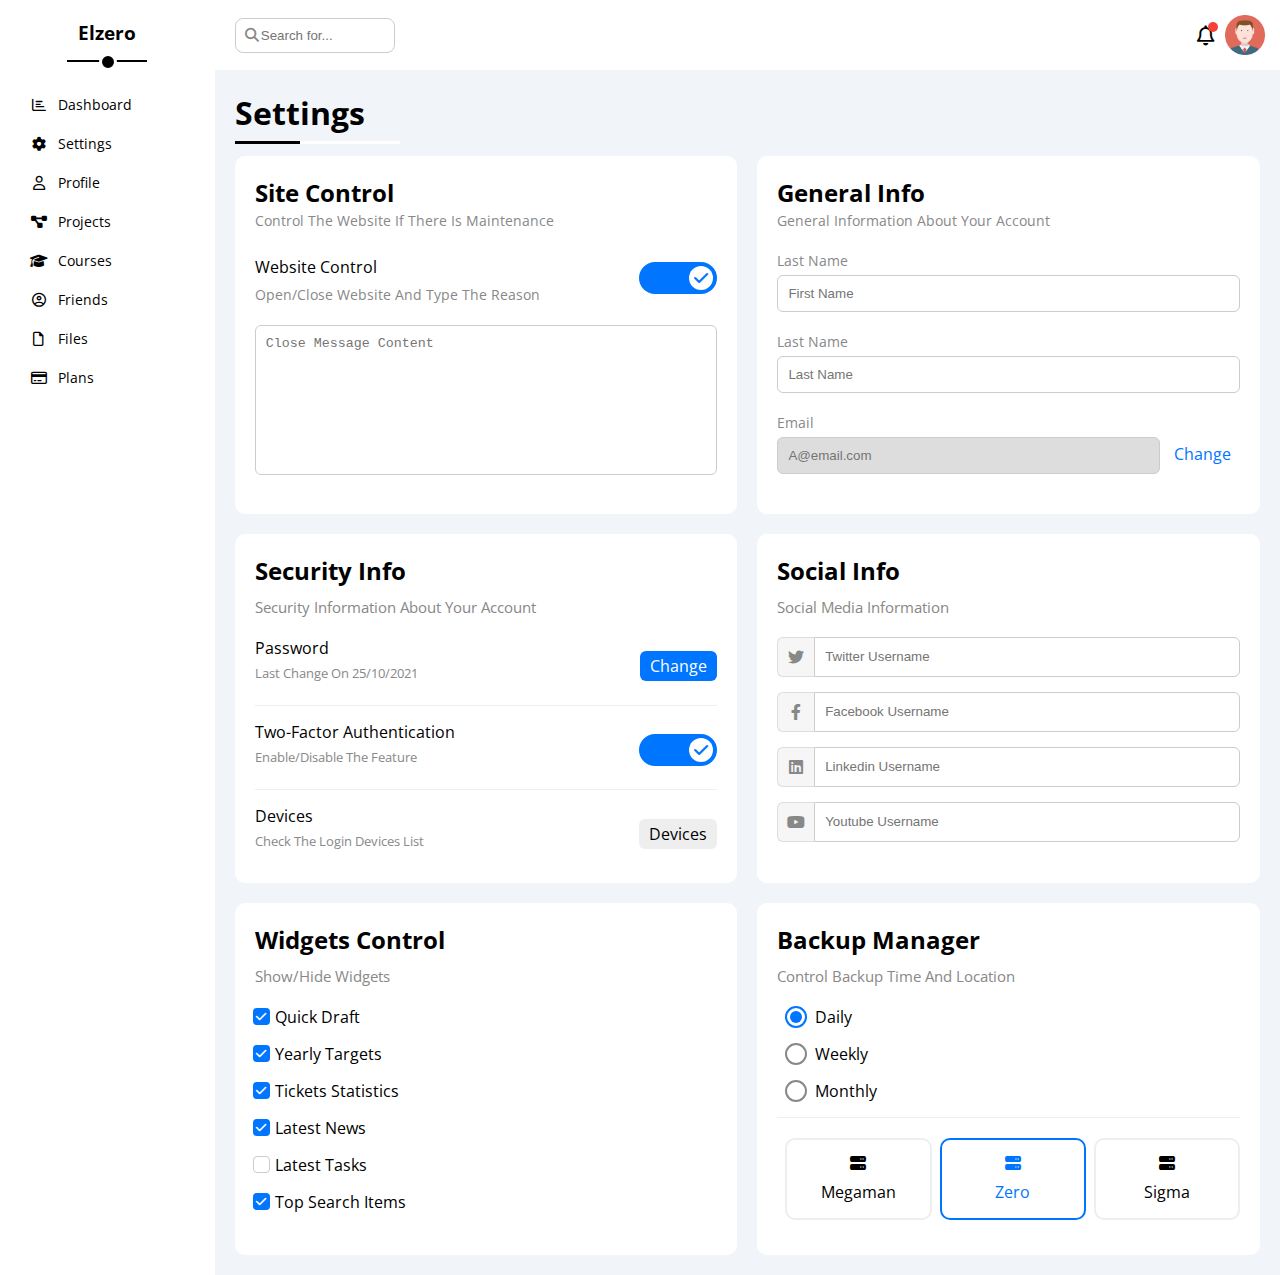
<file: settings.html>
<!DOCTYPE html>
<html lang="en">
  <head>
    <meta charset="UTF-8" />
    <meta http-equiv="X-UA-Compatible" content="IE=edge" />
    <meta name="viewport" content="width=device-width, initial-scale=1.0" />
    <title>Settings</title>
    <link rel="stylesheet" href="css/all.min.css" />
    <link rel="stylesheet" href="css/framework.css" />
    <link rel="stylesheet" href="css/master.css" />
    <link rel="preconnect" href="https://fonts.googleapis.com" />
    <link rel="preconnect" href="https://fonts.gstatic.com" crossorigin />
    <link href="https://fonts.googleapis.com/css2?family=Open+Sans:wght@300;500&display=swap" rel="stylesheet" />
  </head>
  <body>
    <div class="page d-flex">
      <div class="sidebar g-white p-20">
        <h3 class="title txt-c p-relative mt-0">Elzero</h3>
        <ul class="links d-flex gap-15">
          <li><a class="d-flex  p-10" href="index.html"><i class="fa-regular fa-chart-bar fa-fw"></i>
              <span>Dashboard</span></a></li>
          <li><a class="d-flex p-10" href="settings.html"> <i class="fa-solid fa-gear fa-fw"></i>
              <span>Settings</span>
            </a></li>
          <li><a class="d-flex  p-10" href="profile.html"> <i class="fa-regular fa-user fa-fw"></i>
              <span>Profile</span></a></li>
          <li><a class="d-flex  p-10" href="projects.html"> <i class="fa-solid fa-diagram-project fa-fw"></i>
              <span>Projects</span></a></li>
          <li><a class="d-flex  p-10" href="courses.html"><i class="fa-solid fa-graduation-cap fa-fw"></i>
              <span>Courses</span></a></li>
          <li><a class="d-flex  p-10" href="friends.html"> <i class="fa-regular fa-circle-user fa-fw"></i>
              <span>Friends</span></a></li>
          <li><a class="d-flex  p-10" href="files.html"><i class="fa-regular fa-file fa-fw"></i>
              <span>Files</span></a></li>
          <li><a class="d-flex  p-10" href="plans.html"><i class="fa-regular fa-credit-card fa-fw"></i>
              <span>Plans</span></a></li>
        </ul>
      </div>
      <div class="content w-full">
        <!-- Start Head -->
        <div class="head">
          <div class="search-area p-relative ">
            <input type="text" name="search" placeholder="Search for..." />
          </div>
          <div class="icons d-flex align-center">
            <span class="notification p-relative">
              <i class="fa-regular fa-bell fa-lg"></i>
            </span>
            <img src="imgs/avatar.png" alt="" />
          </div>
        </div>
        <!-- End Head -->
        <!-- start settings -->
        <h1 class="settings p-relative">Settings</h1>
       <!-- start settings -->
        <div class="settings-page m-20 d-grid gap-20">
          <!-- Start Settings Box -->
          <div class="site-control bg-white rad-10 p-20">
            <div class="mb-20">
              <h2>Site Control</h2>
              <span class="c-grey fs-14">Control The Website If There Is Maintenance</span>
            </div>
            <div class="mb-20 controls d-flex ">
              <div class="web-sttings">
                <h4>Website Control</h4>
                <span class="c-grey fs-14">Open/Close Website And Type The Reason</span>
              </div>
              <label>
                <input class="toggle-checkbox" type="checkbox" checked />
                <div class="toggle-switch"></div>
              </label>
            </div>
            <textarea class="close-message p-10 rad-6 d-block w-full" placeholder="Close Message Content" spellcheck="false"></textarea>
          </div>
          <!-- End Settings Box -->
          <!-- Start Settings Box -->
          <div class="general-info bg-white rad-10 p-20">
            <div class="mb-20">
              <h2>General Info</h2>
              <span class="c-grey fs-14">General Information About Your Account</span>
            </div>
            <div class="mb-20">
              <label class="fs-14 c-grey d-block mb-5" for="first">Last Name</label>
              <input class="d-block w-full p-10 rad-6" placeholder="First Name" type="text" name="" id="first">
            </div>
            <div class="mb-20">
              <label class="fs-14 c-grey d-block mb-5" for="last">Last Name</label>
              <input class="d-block w-full p-10 rad-6" placeholder="Last Name" type="text"  id="last">
            </div>
            <div class="mb-20">
              <label class="fs-14 c-grey d-block mb-5" for="last">Email</label>
              <input class="p-10 rad-6" placeholder="A@email.com" type="text"  id="last">
              <a class="c-blue" href="#">Change</a>
            </div>
          </div>  
          <!-- End Settings Box -->
          <div class="p-20 bg-white rad-10">
            <h2 class="mt-0 mb-10">Security Info</h2>
            <p class="mt-0 mb-20 c-grey fs-15">Security Information About Your Account</p>
            <div class="sec-box mb-15 between-flex">
              <div>
                <span>Password</span>
                <p class="c-grey mt-5 mb-0 fs-13">Last Change On 25/10/2021</p>
              </div>
              <a class="button bg-blue c-white btn-shape" href="#">Change</a>
            </div>
            <div class="sec-box mb-15 between-flex">
              <div>
                <span>Two-Factor Authentication</span>
                <p class="c-grey mt-5 mb-0 fs-13">Enable/Disable The Feature</p>
              </div>
              <label>
                <input class="toggle-checkbox" type="checkbox" checked="">
                <div class="toggle-switch"></div>
              </label>
            </div>
            <div class="sec-box between-flex">
              <div>
                <span>Devices</span>
                <p class="c-grey mt-5 mb-0 fs-13">Check The Login Devices List</p>
              </div>
              <a class="bg-eee c-black btn-shape" href="#">Devices</a>
            </div>
          </div>
          <!-- Start Settings Box -->
          <div class="social-boxes p-20 bg-white rad-10">
            <h2 class="mt-0 mb-10">Social Info</h2>
            <p class="mt-0 mb-20 c-grey fs-15">Social Media Information</p>
            <div class="d-flex align-center mb-15">
              <i class="fa-brands fa-twitter center-flex c-grey"></i>
              <input class="w-full" type="text" placeholder="Twitter Username">
            </div>
            <div class="d-flex align-center mb-15">
              <i class="fa-brands fa-facebook-f center-flex c-grey"></i>
              <input class="w-full" type="text" placeholder="Facebook Username">
            </div>
            <div class="d-flex align-center mb-15">
              <i class="fa-brands fa-linkedin center-flex c-grey"></i>
              <input class="w-full" type="text" placeholder="Linkedin Username">
            </div>
            <div class="d-flex align-center">
              <i class="fa-brands fa-youtube center-flex c-grey"></i>
              <input class="w-full" type="text" placeholder="Youtube Username">
            </div>
          </div>
          <!-- End Settings Box -->
          <div class="widgets-control p-20 bg-white rad-10">
            <h2 class="mt-0 mb-10">Widgets Control</h2>
            <p class="mt-0 mb-20 c-grey fs-15">Show/Hide Widgets</p>
            <div class="control d-flex align-center mb-15">
              <input type="checkbox" id="one" checked="">
              <label for="one">Quick Draft</label>
            </div>
            <div class="control d-flex align-center mb-15">
              <input type="checkbox" id="two" checked="">
              <label for="two">Yearly Targets</label>
            </div>
            <div class="control d-flex align-center mb-15">
              <input type="checkbox" id="three" checked="">
              <label for="three">Tickets Statistics</label>
            </div>
            <div class="control d-flex align-center mb-15">
              <input type="checkbox" id="four" checked="">
              <label for="four">Latest News</label>
            </div>
            <div class="control d-flex align-center mb-15">
              <input type="checkbox" id="five">
              <label for="five">Latest Tasks</label>
            </div>
            <div class="control d-flex align-center mb-15">
              <input type="checkbox" id="six" checked="">
              <label for="six">Top Search Items</label>
            </div>
          </div>
          <!-- Start Settings Box -->
          <div class="backup-control p-20 bg-white rad-10">
            <h2 class="mt-0 mb-10">Backup Manager</h2>
            <p class="mt-0 mb-20 c-grey fs-15">Control Backup Time And Location</p>
            <div class="date d-flex align-center mb-15">
              <input type="radio" name="time" id="daily" checked="">
              <label for="daily">Daily</label>
            </div>
            <div class="date d-flex align-center mb-15">
              <input type="radio" name="time" id="weekly">
              <label for="weekly">Weekly</label>
            </div>
            <div class="date d-flex align-center mb-15">
              <input type="radio" name="time" id="monthly">
              <label for="monthly">Monthly</label>
            </div>
            <div class="servers d-flex align-center txt-c">
              <input type="radio" name="servers" id="server-one">
              <div class="server mb-15 rad-10 w-full">
                <label class="d-block m-15" for="server-one">
                  <i class="fa-solid fa-server d-block mb-10"></i>
                  Megaman
                </label>
              </div>
              <input type="radio" name="servers" id="server-two" checked="">
              <div class="server mb-15 rad-10 w-full">
                <label class="d-block m-15" for="server-two">
                  <i class="fa-solid fa-server d-block mb-10"></i>
                  Zero
                </label>
              </div>
              <input type="radio" name="servers" id="server-three">
              <div class="server mb-15 rad-10 w-full">
                <label class="d-block m-15" for="server-three">
                  <i class="fa-solid fa-server d-block mb-10"></i>
                  Sigma
                </label>
              </div>
            </div>
          </div>
          <!-- End Settings Box -->
          <!-- Start Settings Box -->
          
          <!-- End Settings Box -->
          <!-- Start Settings Box -->
          
          <!-- End Settings Box -->
        </div>
      </div>
    </div>
  </body>
</html>
</file>
<file: css/framework.css>
:root {
  --blue-color: #0075ff;
  --blue-alt-color: #0d69d5;
  --orange-color: #f59e0b;
  --green-color: #22c55e;
  --red-color: #f44336;
  --grey-color: #888;
}
/* Start Box */
.d-flex {
  display: flex;
}
.f-wrap {
  flex-wrap: wrap;
}
.align-center {
  align-items: center;
}
.space-between {
  justify-content: space-between;
}
.d-grid {
  display: grid;
}
.gap-20 {
  gap: 20px;
}
.d-block {
  display: block;
}
@media (max-width: 767px) {
  .block-mobile {
    display: block;
  }
  .hide-mobile {
    display: none;
  }
}
/* End Box */
/* Start Padding + Margin */
.p-10 {
  padding: 10px;
}
.p-15 {
  padding: 15px;
}
.p-20 {
  padding: 20px;
}
.pt-10 {
  padding-top: 10px;
}
.pt-15 {
  padding-top: 15px;
}
.pt-20 {
  padding-top: 20px;
}
.pb-10 {
  padding-bottom: 10px;
}
.pb-15 {
  padding-bottom: 15px;
}
.pb-20 {
  padding-bottom: 20px;
}
.pl-15 {
  padding-left: 15px;
}
.m-0 {
  margin: 0;
}
.m-15 {
  margin: 15px;
}
.m-20 {
  margin: 20px;
}
.mt-0 {
  margin-top: 0;
}
.mt-5 {
  margin-top: 5px;
}
.mt-10 {
  margin-top: 10px;
}
.mt-15 {
  margin-top: 15px;
}
.mt-20 {
  margin-top: 20px;
}
.mt-25 {
  margin-top: 25px;
}
.mr-10 {
  margin-right: 10px;
}
.mr-15 {
  margin-right: 15px;
}
.mb-5 {
  margin-bottom: 5px;
}
.mb-10 {
  margin-bottom: 10px;
}
.mb-15 {
  margin-bottom: 15px;
}
.mb-20 {
  margin-bottom: 20px;
}
.mb-25 {
  margin-bottom: 25px;
}
/* End Padding + Margin */
/* Start Color */
.c-black {
  color: black;
}
.c-white {
  color: white;
}
.c-grey {
  color: var(--grey-color);
}
.c-red {
  color: var(--red-color);
}
.c-green {
  color: var(--green-color);
}
.c-blue {
  color: var(--blue-color);
}
.c-orange {
  color: var(--orange-color);
}
.bg-red {
  background-color: var(--red-color);
}
.bg-green {
  background-color: var(--green-color);
}
.bg-blue {
  background-color: var(--blue-color);
}
.bg-orange {
  background-color: var(--orange-color);
}
.bg-white {
  background-color: white;
}
.bg-eee {
  background-color: #eee;
}
/* End Color */
/* Start Position */
.p-relative {
  position: relative;
}
.p-absolute {
  position: absolute;
}
/* End Position */
/* Start Font */
.txt-c {
  text-align: center;
}
.fs-13 {
  font-size: 13px;
}
.fs-14 {
  font-size: 14px;
}
.fs-15 {
  font-size: 15px;
}
.fs-25 {
  font-size: 25px;
}
.fw-bold {
  font-weight: bold;
}
@media (max-width: 767px) {
  .txt-c-mobile {
    text-align: center;
  }
}
/* End Font */
/* Start Border */
.rad-6 {
  border-radius: 6px;
}
.rad-10 {
  border-radius: 10px;
}
.rad-half {
  border-radius: 50%;
}
.b-none {
  border: none;
}
.border-ccc {
  border: 1px solid #ccc;
}
.border-eee {
  border: 1px solid #eee;
}

/* End Border */
/* Start Width + Height */
.w-full {
  width: 100%;
}
.w-100 {
  width: 100px;
}
.w-fit {
  width: fit-content;
}
.h-full {
  height: 100%;
}
.h-100 {
  height: 100px;
}
/* End Width + Height */
/* Start Components */
.center-flex {
  display: flex;
  align-items: center;
  justify-content: center;
}
.between-flex {
  display: flex;
  align-items: center;
  justify-content: space-between;
}
.btn-shape {
  padding: 4px 10px;
  border-radius: 6px;
}
/* End Components */
</file>
<file: css/master.css>
:root {
  --blue-color: #0075ff;
  --blue-alt-color: #0d69d5;
  --orange-color: #f59e0b;
  --green-color: #22c55e;
  --red-color: #f44336;
  --grey-color: #888;
}
* {
  box-sizing: border-box;
}
body {
  font-family: "Open Sans", sans-serif;
  margin: 0;
}
*:focus {
  outline: none;
}
a {
  text-decoration: none;
}
a:visited{
  color: black;
}
ul {
  list-style: none;
  padding: 0;
}
h2{
  margin: 0;
}
::-webkit-scrollbar {
  width: 15px;
}
::-webkit-scrollbar-track {
  background-color: white;
}
::-webkit-scrollbar-thumb {
  background-color: var(--blue-color);
}
::-webkit-scrollbar-thumb:hover {
  background-color: var(--blue-alt-color);
}
.page {
  background-color: #f1f5f9;
  min-height: 100vh;
}
/* Start Sidebar */
.sidebar{
  width:250px;
  background-color: white;
  justify-content: center;
}
.sidebar .title{
  margin-bottom: 40px;
}
.sidebar .title::after{
  content: "";
  top: 40px;
  left: 50%;
  transform: translateX(-50%);
  position: absolute;
  width: 80px;
  height: 2px;
  background-color: black;
}
.sidebar .title::before{
  content: "";
  top: 33px;
  left: 45%;
  position: absolute;
  height: 12px;
  width: 12px;
  border-radius: 50%;
  background-color: black;
  border: 3px solid white;
  z-index: 1;
}
.sidebar .links{
  flex-direction: column;
}
.sidebar .links li a{
  justify-content: start;
  align-items: center;
  gap: 10px;
  font-size: 14px;
  color: black;
}
@media (max-width: 767px) {
  .sidebar{
    width: 58px;
    padding: 10px;
  }
  .sidebar .links li a span{
    display: none;
  }
  .sidebar > h3::before,
  .sidebar > h3::after {
    display: none;
  }
  .sidebar > h3 {
    font-size: 13px;
    margin-bottom: 15px;
  }
}
/* start head */
.content .head{
  display: flex;
  justify-content: space-between;
  background-color: white;
  padding: 15px;
  align-items: center;
}
.search-area input[type="text"]{
  outline: none;
  padding: 10px;
  padding-left: 25px;
  border: 1px solid #ccc;
  border-radius: 8px;
  width: 160px;
  height: 35px;
  margin-left: 5px;
  transition: width .3s;
}
.search-area input[type="text"]:focus::placeholder{
  opacity: 0;
}
.search-area input[type="text"]:focus{
  width: 200px;
}
.search-area::after{
  font-family: var(--fa-style-family-classic);
  content: "\f002";
  font-weight: 900;
  position: absolute;
  top: 50%;
  transform: translateY(-50%);
  left: 15px;
  font-size: 14px;
  color: var(--grey-color);
}
.icons {
  display: flex;
  gap: 10px;
}
.icons img{
  width: 40px;
}
.icons .notification::after{
  content: "";
  position: absolute;
  width: 10px;
  height: 10px;
  background-color: var(--red-color);
  border-radius: 50%;
  top:-2px;
  right: -3px;
}
/* end head */
/* start dashbord */
.warraper {
  grid-template-columns: repeat(auto-fill,minmax(450px,1fr));
  gap: 20px;
}
.dashbord,.settings{
  padding-left: 20px;
  width: fit-content;
}
.dashbord::after,.settings::after{
  content: "";
  position: absolute;
  width: 165px;
  height: 3px;
  background-color: white;
  bottom: -10px;
  left: 20px;
}
.dashbord::before,.settings::before{
  content: "";
  position: absolute;
  width: 65px;
  height: 3px;
  background-color: black;
  bottom: -10px;
  left: 20px;
  z-index: 1;
}
/* end dashbord */
/* start wrraper */
.settings-page{
  grid-template-columns: repeat(auto-fill,minmax(500px,1fr));
  gap: 20px;
}

@media (max-width:767px){
  .settings-page{
    grid-template-columns: minmax(100px, 1fr);
    margin-right: 10px;
  }
  .warraper {
    grid-template-columns:minmax(200px, 1fr);
    margin-left: 10px;
    margin-right: 10px;
    gap: 10px;
  }
}
.welcome{
  overflow: hidden;
}
.welcome .top-half{
  padding: 20px;
}
.welcome .top-half img{
  width: 200px;
  
}
.welcome .top-half > div h2{
  margin: 0 0 10px 0;
}
.welcome > img{
  width: 60px;
  border-radius: 50%;
  border: 4px solid white;
  position: relative;
  top: -30px;
  margin-left: 15px;
}
.welcome .body{
  border-top: 1px solid #eee;
  border-bottom: 1px solid #eee;
}
.welcome a{
  background-color: var(--blue-color);
  width: fit-content;
  display: block;
  margin: 0 15px 15px auto;
}
@media (max-width: 767px) {
  .welcome .top-half{
    padding-bottom: 40px;
  }
}
/* end welcom */
.quick-draft > div h2{
  margin: 0 0 10px 0;
}


.quick-draft form input[type="text"]{
  outline: none;
  border: none;
  padding: 8px 8px;
}
.quick-draft form textarea{
  min-height: 180px;
  outline: none;
  border: none;
  padding: 8px 8px;
  resize: none;
}
.quick-draft form input[type="submit"]{
  margin: 10px 15px 15px auto;
  background-color: var(--blue-color);
  outline: none;
  border: none;
  cursor: pointer;
}
/* end qucik draft */
/* start targets */
.target-row{
  gap:15px;
}
.target-row .target-icon{
  width: 80px;
  height: 80px;
  
}
.target-row .icon-blue{
  background-color: rgb(0 117 255 / 20%);
}
.target-row .icon-orange{
  background-color:rgb(245 158 11 / 20%);
}
.target-row .icon-green{
  background-color: rgb(34 197 94 / 20%);
}
.target-info {
  flex: 1;
  display: flex;
  flex-direction: column;
  gap: 5px;
}
.target-info h3{
  margin: 0;
}
.target-info .blue ,.target-info .green,.target-info .orange{
  height: 4px;
  position: absolute;
}
.target-info .blue span,.target-info .green span ,.target-info .orange span{
  position: absolute;
  right: -18px;
  bottom: 10px;
  padding: 3px;
}
.blue span::after ,.green span::after,.orange span::after{
  content: "";
  position: absolute;
  border-width: 5px;
  border-style: solid;
  border-color: var(--blue-color) transparent  transparent  transparent ;
  bottom: -8px;
  right: 12px;
}
.blue span::after{
  border-color: var(--blue-color) transparent  transparent  transparent ;
}
.green span::after{
  border-color: var(--green-color) transparent  transparent  transparent ;
}
.orange span::after{
  border-color: var(--orange-color) transparent  transparent  transparent ;
}
/* end targets */
.tickets-container{
  flex-wrap: wrap;
  gap: 20px;
}
.ticket{
  flex-direction: column;
  border: 1px solid #eee;
  min-width: calc(50% - 10px);
  text-align: center;
}
/* end-tickets */
/* start-latest-news */
.latest-news{
  flex-direction: column;
  gap: 20px;
}
.new-row {
  align-items: center;
  padding-bottom: 10px;
}
.new-row:not(:last-child){
  border-bottom: 1px solid #eee;
}
.new-row img{
  width: 100px;
  margin-right: 15px;
  border-radius: 6px;
}
.new-row .info{
  flex: 1;
}
.new-row .info h3{
  margin: 0;
}
/* end-latest-news */
/* start-latest-tasks */
.latest-tasks{
  flex-direction: column;
  gap: 10px;
}
.latest-tasks .task {
  align-items: center;
  
  padding: 10px;
}
.task:not(:last-child){
  border-bottom: 1px solid #eee;
}
.task .info{
  flex: 1;
}
.task .info h3{
  margin: 0;
}
.latest-tasks .done h3, .done p {
  text-decoration: line-through;
}
.latest-tasks .done{
  opacity: .3;
}
/* end-latest-tasks */
/*  */
/* start-latest-uploads */
.latest-uploads ul li img {
  width: 40px;
  height: 40px;
}
/*  *//* end-latest-uploads */
/* end- latest-post*/
.latest-post .avatar {
  width: 48px;
  height: 48px;
}
.latest-post .post-content {
  text-transform: capitalize;
  line-height: 1.8;
  border-top: 1px solid #eee;
  border-bottom: 1px solid #eee;
  min-height: 140px;
}
/* end- latest-post*/
.last-project-progress{
  flex-direction: column;
  gap: 15px;
  overflow: hidden;
}
.last-project-progress ul {
  flex-direction: column;
  gap: 20px;
  position: relative;
  height: fit-content; 
}
.last-project-progress ul  li{
  display: flex;
  gap: 15px;
  z-index: 1;
}
.last-project-progress ul  li.done::before{
  background-color: var(--blue-alt-color);
}
.last-project-progress ul  li.still::before{
  background-color: white;
}
.last-project-progress ul  li.current::before{
  background-color: var(--blue-alt-color);
  animation: animateprogress 1.5s linear infinite;
}
.last-project-progress ul  li::before{
  content: "";
  width: 20px;
  height: 20px;
  border-radius: 50%;
  border: 2px solid white;
  outline: 2px solid var(--blue-alt-color);
  
}
.last-project-progress ul::after {
  content: "";
  position: absolute;
  height: 100%;
  width: 2px;
  background-color: var(--blue-alt-color);
  margin-left: 11px;
  height: calc(100% - 2px);
}
.last-project-progress img {
  width: 160px;
  position: absolute;
  bottom: 0;
  right: 0;
  opacity: .3;
  animation: animateplan 1.5s linear infinite;
}
@keyframes animateprogress{
  0%{
    background-color: var(--blue-alt-color);
  }
  100%{
    
    background-color: white;
  }
}
@keyframes animateplan{
  0%{
    bottom: -155px;
  }
  100%{
    bottom: 300px;
  }
}
/* end last-project-prosss */
.reminders{
  flex-direction: column ;
  gap: 10px;
}
.reminders ul {
  flex-direction: column;
  gap: 20px;
}
.reminders ul li{
  display: flex;
  align-items: center;
  gap: 20px;
}
.reminders ul li span{
  width: 10px;
  height: 10px;
}
.reminders ul li .remind{
  padding-left: 10px;
}
.reminders ul li .blue{
  border-left: 2px solid var(--blue-color);
}
.reminders ul li .green{
  border-left: 2px solid var(--green-color);
}
.reminders ul li .orange{
  border-left: 2px solid var(--orange-color);
}
.reminders ul li .red{
  border-left: 2px solid var(--red-color);
}
/* end reminders */
.social-media{
  flex-direction: column;
  gap: 20px;
}
.social-media .box{
  
  height: 60px;
  align-items: center;
}
.social-media .box i {
  width: 55px;
  height: 100%;
  margin-right: 20px;
  transition: .3s;
}
.social-media .box a{
  margin: 0 15px 0 auto;
}
.social-media .box i:hover{
  transform: rotate(5deg);
}
.social-media .twitter{
  background-color:  rgb(29 161 242 / 20%);
  color:  #1da1f2;
}
.social-media .twitter i ,.social-media .twitter a{
  background-color: #1da1f2;
}

.social-media .facebook{
  background-color:  rgb(24 119 242 / 20%);
  color:  #1da1f2;
}
.social-media .facebook i ,.social-media .facebook a{
  background-color: #1877f2;;
}
.social-media .youtube{
  background-color: rgb(255 0 0 / 20%);
  color: #ff0000;
}
.social-media .youtube i ,.social-media .youtube a{
  background-color: #ff0000;
}

.social-media .linked{
  background-color: rgb(0 119 181 / 20%);
  color: #0077b5;
}
.social-media .linked i ,.social-media .linked a{
  
  background-color: #0077b5;
}

/* Start Projects Table */
.projects .responsive-table {
  overflow-x: auto;
}
.projects table {
  min-width: 1000px;
  border-spacing: 0;
}
.projects thead td {
  background-color: #eee;
  font-weight: bold;
}
.projects table td {
  padding: 15px;
}
.projects tbody td {
  border-bottom: 1px solid #eee;
  border-left: 1px solid #eee;
  transition: 0.3s;
}
.projects table tbody tr td:last-child {
  border-right: 1px solid #eee;
}
.projects tbody tr:hover td {
  background-color: #faf7f7;
}
.projects table img {
  width: 32px;
  height: 32px;
  border-radius: 50%;
  padding: 2px;
  background-color: white;
}
.projects table img:not(:first-child) {
  margin-left: -20px;
}
.projects table .label {
  font-size: 13px;
}
/* End Projects Table */
/* end dashbooooooordd */
/* start .settings */
.controls{
  align-items:center;
  justify-content: space-between;
  gap: 20;
}
.web-sttings h4{
  margin-block: 5px; 
  
  font-weight: 400;
}
.toggle-checkbox {
  -webkit-appearance: none;
  appearance: none;
  display: none;
}
.toggle-switch {
  background-color: #ccc;
  width: 78px;
  height: 32px;
  border-radius: 16px;
  position: relative;
  transition: 0.3s;
  cursor: pointer;
}
.toggle-switch::before {
  font-family: var(--fa-style-family-classic);
  content: "\f00d";
  font-weight: 900;
  background-color: white;
  width: 24px;
  height: 24px;
  position: absolute;
  border-radius: 50%;
  top: 4px;
  left: 4px;
  display: flex;
  justify-content: center;
  align-items: center;
  color: #aaa;
  transition: 0.3s;
}
.toggle-checkbox:checked + .toggle-switch {
  background-color: var(--blue-color);
}
.toggle-checkbox:checked + .toggle-switch::before {
  content: "\f00c";
  left: 50px;
  color: var(--blue-color);
}
.settings-page .close-message {
  border: 1px solid #ccc;
  resize: none;
  min-height: 150px;
}
/* end settings  */
.general-info input{
  outline: none;
  border: 1px solid #ccc;
}
.general-info div:nth-child(4) a{
  margin-left: 10px;
  color: #0075ff;
}
.general-info div:nth-child(4) input{
  width: calc(100% - 80px);
  cursor: no-drop;
  background-color: #ddd;
}
/* end */
/* start widgets-control */
.sec-box{
  align-items: center;
  
}
.sec-box:not(:last-child){
  border-bottom: 1px solid #eee;
  padding-bottom: 10px;
}
/* end */
.social-boxes input{
  padding-left: 10px;
  height: 40px;
  border: 1px solid #ccc;
  border-radius: 0px 6px 6px 0px ;
  
}
.social-boxes i{
  width: 40px;
  height: 40px;
  background-color: #f6f6f6;
  border: 1px solid #ddd;
  border-right: none;
  border-radius: 6px 0 0 6px;
  transition: 0.3s;
}
.social-boxes i:hover{
  color: black;
}
/* end */
/* start widgets-control */
.widgets-control input{
  display: none;
}

.widgets-control label{
  margin-left: 20px;
  position: relative;
}
.widgets-control label::after{
  content: "";
  width: 15px;
  height: 15px;
  border: 1px solid #ccc;
  display: block;
  left: -22px;
  top: 2px;
  position: absolute;
  border-radius: 4px;
}
.widgets-control label::before{
  font-family: var(--fa-style-family-classic);
  content: "\f00c";
  width: 17px;
  height: 17px;
  color: white;
  display: block;
  font-size: 12px;
  display: flex;
  justify-content: center;
  align-items: center;
  left: -22px;
  top: 2px;
  position: absolute;
  border-radius: 4px;
  background-color: #0075ff;
  font-weight: 900;
  z-index: 1;
  transform: scale(0) rotate(360deg);
  transition: 0.3s;
}
.widgets-control .control input[type="checkbox"]:checked + label::before {
  transform: scale(1);
}
/* end */
/* start .backup-control */
.backup-control input[type="radio"] {
  -webkit-appearance: none;
  appearance: none;
}
.backup-control .date label {
  padding-left: 30px;
  cursor: pointer;
  position: relative;
}
.backup-control .date label::before {
  content: "";
  position: absolute;
  top: 50%;
  left: 0;
  margin-top: -11px;
  width: 18px;
  height: 18px;
  border: 2px solid var(--grey-color);
  border-radius: 50%;
}
.backup-control .date label::after {
  content: "";
  position: absolute;
  left: 5px;
  top: 5px;
  width: 12px;
  height: 12px;
  background: var(--blue-color);
  border-radius: 50%;
  transition: 0.3s;
  transform: scale(0);
}
.backup-control .date input[type="radio"]:checked + label::before {
  border-color: var(--blue-color);
}
.backup-control .date input[type="radio"]:checked + label::after {
  transform: scale(1);
}
.backup-control .servers {
  border-top: 1px solid #eee;
  padding-top: 20px;
}
@media (max-width: 767px) {
  .backup-control .servers {
    flex-wrap: wrap;
  }
}
.backup-control .servers .server {
  border: 2px solid #eee;
  position: relative;
}
.backup-control .servers .server label {
  cursor: pointer;
}
.backup-control .servers input[type="radio"]:checked + .server {
  border-color: var(--blue-color);
  color: var(--blue-color);
}
/* end settttttttttttttttttings */

.overveiw .personal{
  flex-direction: column;
  width: 300px;
}

.overveiw .personal img{
  width: 120px;
  height: 120px;
}
.overveiw .personal .level{
  height: 6px;
  
}
.overveiw .personal  .level span{
  height: 100%;
  z-index: 1;
  position: absolute;
}
.general{
  border-left: 1px solid #eee;
}
.general .box{
  flex-wrap: wrap;
  transition: .3s;
}
.general .box > div{
  min-width: 250px;
  padding-top: 10px;
}
.general .box:not(:last-child){
  border-bottom: 1px solid #eee;
}
.general .box h4{
  font-weight: normal;
}
.general .box .toggle-switch{
  height: 20px;
} 
.general .box .toggle-switch::before {
  width: 15px;
  height: 14px;
  top: 3px;
  left: 3px;
}
.general .box .toggle-checkbox:checked + .toggle-switch::before {
  left: 60px;
}
@media(max-width:767px){
   .profile-page .other-data{
    flex-direction: column;
  }
  .overveiw .personal{
    width: 300px;
  }
  .overveiw{
    flex-direction: column;
  }
  .general .box{
    gap: 10px;
  }
  .general .box > div{
    padding-top: 10px;
    min-width: 160px;
  }
  .general{
    border: none;
  }
}

/* end .overveiw */
/* start skills */
.skills-card{
  flex-grow: 1;
}
.skills-card ul li:not(:last-child){
  border-bottom: 1px solid #eee;
}
.skills-card ul li{
  padding: 15px 0px;
}
.skills-card ul li span{
  display: inline-block;
  padding: 5px 10px;
  background-color: #eee;
  margin-left: 10px;
  border-radius: 6px;
  font-size: 12px;
}
/*  */
.activities{
  flex-grow: 2;
}
.activities img{
  width: 70px;
  height: 70px;
}
.activities .activity:not(:last-child){
  padding-bottom: 20px;
  margin-bottom: 20px;
  border-bottom: 1px solid #eee;
}
.activities .activity .info{
  justify-content: space-between;
}
.activities .activity .date{
  justify-content: space-between;
}
.activity-container {
  flex-direction: column;
}
/* Start Projects Page */
.projects-page {
  grid-template-columns: repeat(auto-fill, minmax(500px, 1fr));
}
@media (max-width: 767px) {
  .projects-page {
    grid-template-columns: minmax(200px, 1fr);
    margin-left: 10px;
    margin-right: 10px;
    gap: 10px;
  }
}
.projects-page .project .date {
  position: absolute;
  right: 10px;
  top: 10px;
}
.projects-page .project h4 {
  font-weight: normal;
}
.projects-page .project .team {
  position: relative;
  min-height: 80px;
}
.projects-page .project .team a {
  position: absolute;
  left: 0;
  bottom: 0;
}
.projects-page .project .team a:nth-child(2) {
  left: 25px;
}
.projects-page .project .team a:nth-child(3) {
  left: 50px;
}
.projects-page .project .team a:nth-child(4) {
  left: 75px;
}
.projects-page .project .team a:nth-child(5) {
  left: 100px;
}
.projects-page .project .team a:hover {
  z-index: 1000;
}
.projects-page .project .team img {
  width: 40px;
  height: 40px;
  border-radius: 50%;
  border: 2px solid white;
}
.projects-page .project .do {
  justify-content: flex-end;
  border-top: 1px solid #eee;
  padding-top: 15px;
  margin-top: 15px;
}
@media (max-width: 767px) {
  .projects-page .project .do {
    flex-direction: column;
  }
}
.projects-page .project .do span {
  padding: 3px 8px;
  margin-left: 5px;
  width: fit-content;
}
@media (max-width: 767px) {
  .projects-page .project .do span:not(:last-child) {
    margin-bottom: 15px;
  }
}
.projects-page .project .info {
  border-top: 1px solid #eee;
  margin-top: 15px;
  padding-top: 15px;
}
@media (max-width: 767px) {
  .projects-page .project .info {
    flex-direction: column;
  }
}
.projects-page .project .prog {
  height: 8px;
  width: 260px;
  position: relative;
  border-radius: 6px;
}
@media (max-width: 767px) {
  .projects-page .project .prog {
    margin-bottom: 15px;
  }
}
.projects-page .project .prog span {
  position: absolute;
  left: 0;
  top: 0;
  height: 100%;
  border-radius: 6px;
}
/* End Projects Page */
/* Start Courses Page */
.courses-page {
  grid-template-columns: repeat(auto-fill, minmax(300px, 1fr));
}
@media (max-width: 767px) {
  .courses-page {
    grid-template-columns: minmax(200px, 1fr);
    margin-left: 10px;
    margin-right: 10px;
    gap: 10px;
  }
}
.courses-page .course {
  overflow: hidden;
}
.courses-page .course .cover {
  max-width: 100%;
}
.courses-page .course .instructor {
  position: absolute;
  width: 64px;
  height: 64px;
  border-radius: 50%;
  top: 20px;
  left: 20px;
  border: 2px solid white;
}
.courses-page .course .description {
  line-height: 1.6;
}
.courses-page .course .info {
  border-top: 1px solid #eee;
  font-size: 13px;
}
.courses-page .course .info .title {
  position: absolute;
  top: -13px;
  left: 50%;
  transform: translateX(-50%);
  font-size: 13px;
}
/* End Courses Page */
/* Start Friends Page */
.friends-page {
  grid-template-columns: repeat(auto-fill, minmax(300px, 1fr));
}
@media (max-width: 767px) {
  .friends-page {
    grid-template-columns: minmax(200px, 1fr);
    margin-left: 10px;
    margin-right: 10px;
    gap: 10px;
  }
}
.friends-page .contact {
  position: absolute;
  left: 10px;
  top: 10px;
}
.friends-page .contact i {
  background-color: #eee;
  padding: 10px;
  border-radius: 50%;
  color: #666;
  font-size: 13px;
  cursor: pointer;
  transition: 0.3s;
}
.friends-page .contact i:hover {
  background-color: var(--blue-color);
  color: white;
}
.friends-page .friend .icons {
  border-top: 1px solid #eee;
  border-bottom: 1px solid #eee;
  margin-top: 15px;
  margin-bottom: 15px;
  padding-top: 15px;
  padding-bottom: 15px;
}
.friends-page .friend .icons i {
  margin-right: 5px;
}
.friends-page .friend .icons .vip {
  position: absolute;
  right: 0;
  top: 50%;
  transform: translateY(-50%);
  font-size: 40px;
  opacity: 0.2;
}
/* End Friends Page */
/* Start Files Page */
.files-page {
  flex-direction: row-reverse;
  align-items: flex-start;
}
@media (max-width: 767px) {
  .files-page {
    flex-direction: column;
    align-items: normal;
  }
}
.files-page .files-stats {
  min-width: 260px;
}
.files-page .files-stats .icon {
  width: 40px;
  height: 40px;
  margin-right: 10px;
}
.files-page .files-stats .size {
  margin-left: auto;
}
.files-page .files-stats .blue {
  background-color: rgb(0 117 255 / 20%);
}
.files-page .files-stats .green {
  background-color: rgb(34 197 94 / 20%);
}
.files-page .files-stats .red {
  background-color: rgb(244 67 54 / 20%);
}
.files-page .files-stats .orange {
  background-color: rgb(245 158 11 / 20%);
}
.files-page .files-stats .upload {
  margin: 15px auto 0;
  padding: 10px 15px;
  transition: 0.3s;
}
.files-page .files-stats .upload:hover {
  background-color: var(--blue-alt-color);
}
.files-page .files-stats .upload:hover i {
  animation: go-up 0.8s infinite;
}
.files-page .files-content {
  flex: 1;
  grid-template-columns: repeat(auto-fill, minmax(200px, 1fr));
}
.files-page .files-content img {
  width: 64px;
  height: 64px;
  transition: 0.3s;
}
.files-page .files-content .file:hover img {
  transform: rotate(5deg);
}
.files-page .files-content .info {
  border-top: 1px solid #eee;
}
/* End Files Page */
/* Start Plans Page */
.plans-page {
  grid-template-columns: repeat(auto-fill, minmax(450px, 1fr));
}
@media (max-width: 767px) {
  .plans-page {
    grid-template-columns: minmax(250px, 1fr);
    margin-left: 10px;
    margin-right: 10px;
    gap: 10px;
  }
}
.plans-page .plan .top {
  border: 3px solid white;
  outline: 3px solid transparent;
}
.plans-page .plan.green .top {
  outline-color: var(--green-color);
}
.plans-page .plan.blue .top {
  outline-color: var(--blue-color);
}
.plans-page .plan.orange .top {
  outline-color: var(--orange-color);
}
.plans-page .plan .price {
  position: relative;
  font-size: 40px;
  width: fit-content;
  margin: auto;
}
.plans-page .plan .price span {
  position: absolute;
  left: -20px;
  top: 0;
  font-size: 25px;
}
.plans-page .plan ul li {
  padding: 15px 0;
  display: flex;
  align-items: center;
  font-size: 15px;
  border-bottom: 1px solid #eee;
}
.plans-page .plan ul li .yes {
  color: var(--green-color);
}
.plans-page .plan ul li i:not(.yes, .help) {
  color: var(--red-color);
}
.plans-page .plan ul li i:first-child {
  font-size: 18px;
  margin-right: 5px;
}
.plans-page .plan ul li .help {
  color: var(--grey-color);
  margin-left: auto;
  cursor: pointer;
}
/* End Plans Page */
</file>
